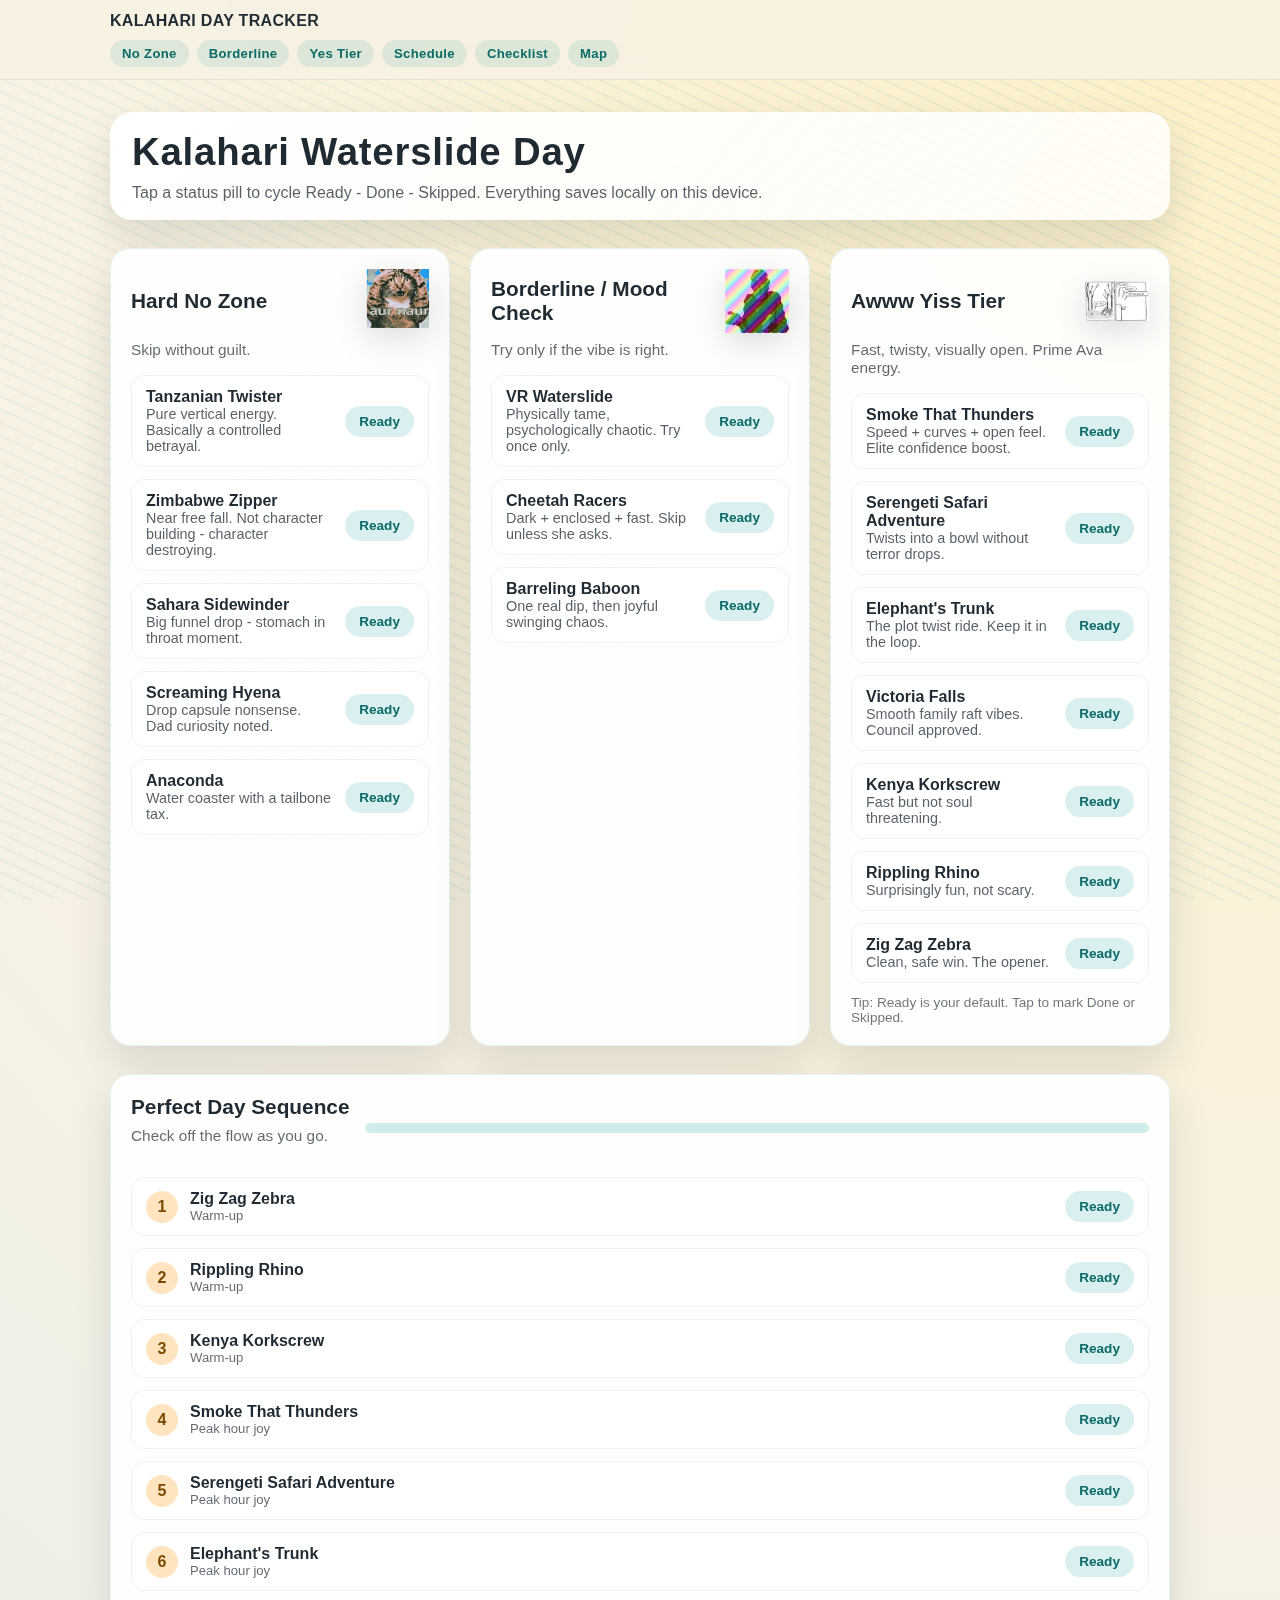
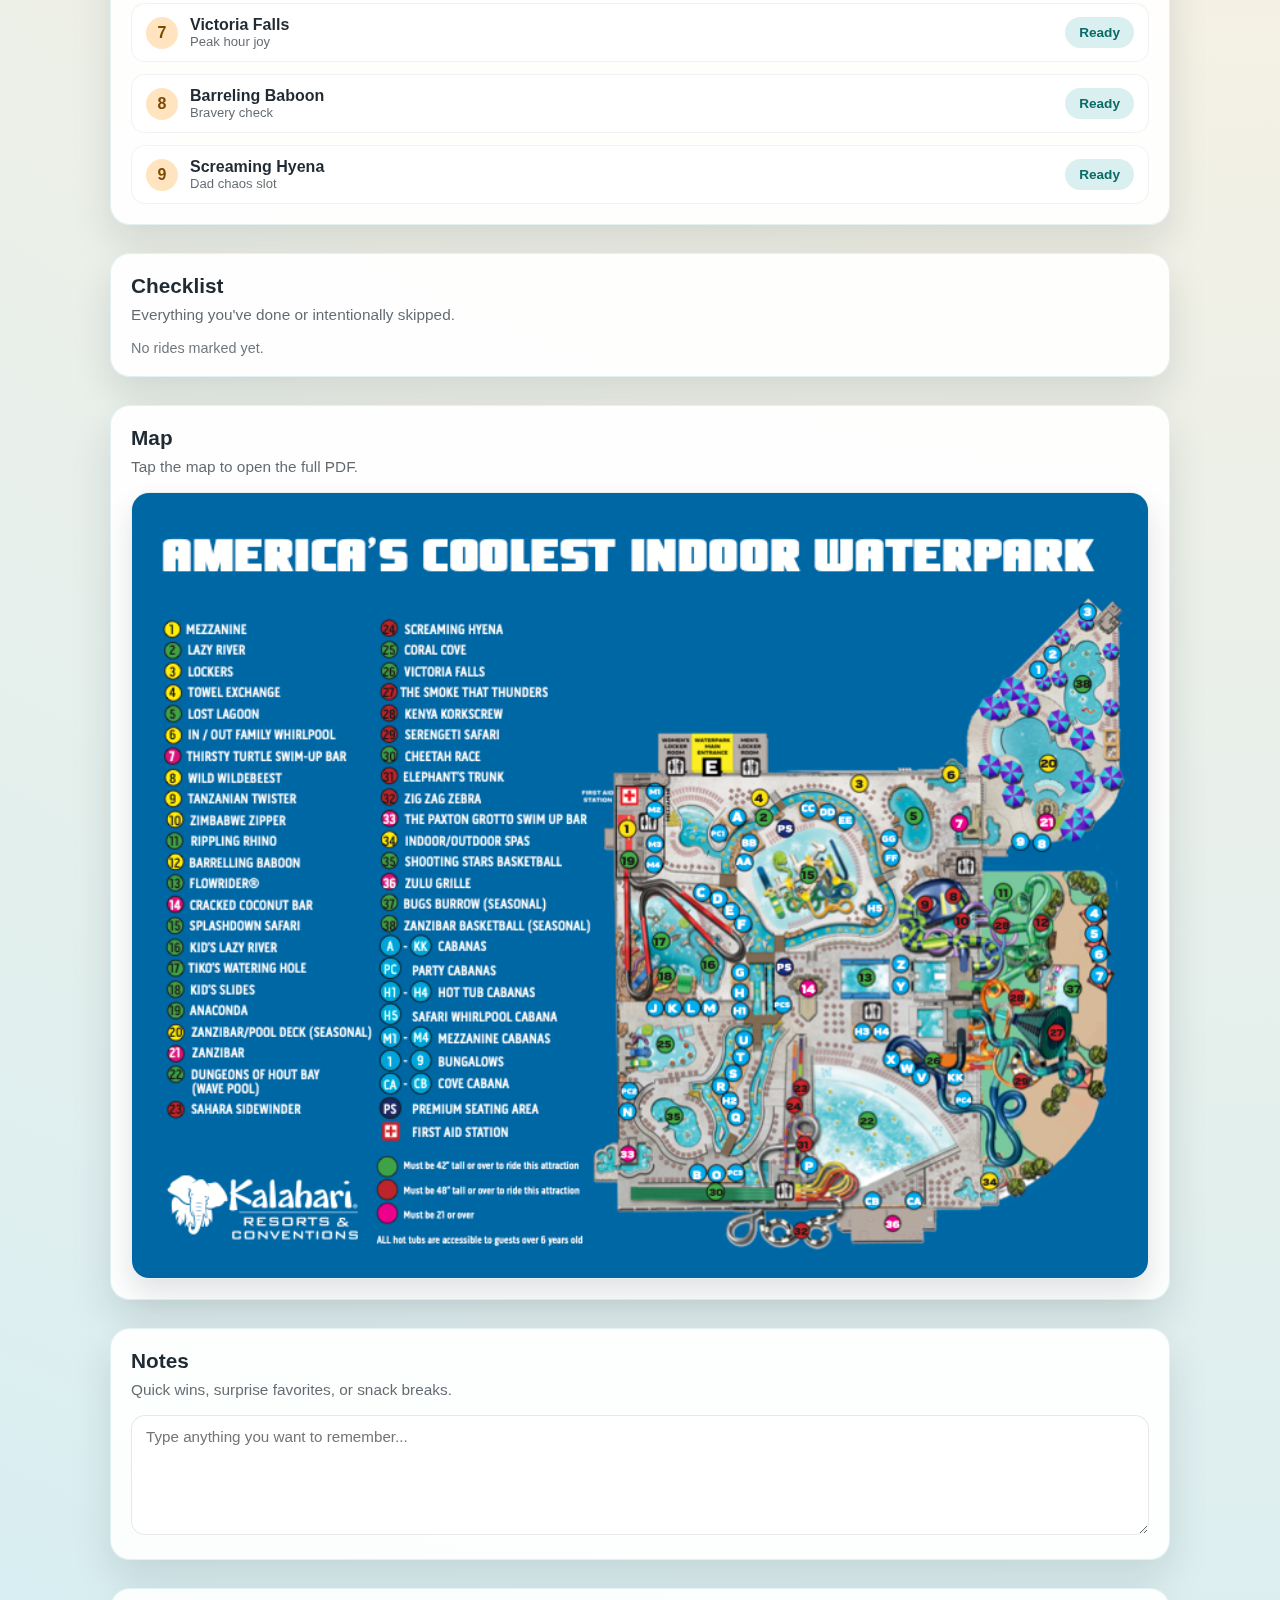
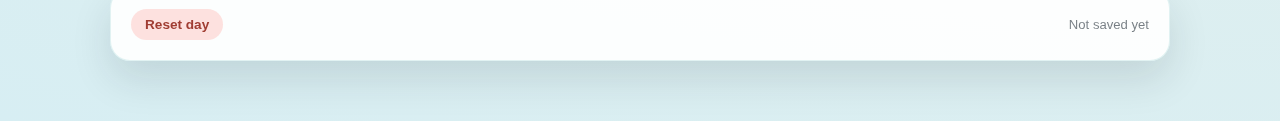
<file: kalahari/index.html>
<!doctype html>
<html lang="en">
  <head>
    <meta charset="utf-8" />
    <meta name="viewport" content="width=device-width, initial-scale=1" />
    <title>Kalahari Waterslide Day Tracker</title>
    <style>
      :root {
        color-scheme: light;
        --sand: #f7f1e3;
        --sun: #ffb347;
        --coral: #ff6f61;
        --ocean: #1a9e9a;
        --lagoon: #0b6b66;
        --sky: #cfe9f2;
        --ink: #1f2a33;
        --card: rgba(255, 255, 255, 0.92);
        --shadow: 0 18px 40px rgba(15, 36, 45, 0.12);
      }

      * {
        box-sizing: border-box;
      }

      body {
        margin: 0;
        min-height: 100vh;
        font-family: "Futura", "Avenir Next", "Trebuchet MS", sans-serif;
        color: var(--ink);
        background: radial-gradient(circle at top right, #fef1c7 0%, #f7f1e3 40%, #d7eef3 100%);
        position: relative;
        overflow-x: hidden;
      }

      body::before {
        content: "";
        position: fixed;
        inset: 0;
        background-image: linear-gradient(120deg, rgba(255, 255, 255, 0.2) 0%, rgba(255, 255, 255, 0) 40%),
          repeating-linear-gradient(25deg, rgba(26, 158, 154, 0.08) 0, rgba(26, 158, 154, 0.08) 2px, transparent 2px, transparent 12px);
        pointer-events: none;
        z-index: -1;
      }

      nav {
        position: sticky;
        top: 0;
        z-index: 5;
        backdrop-filter: blur(12px);
        background: rgba(247, 241, 227, 0.8);
        border-bottom: 1px solid rgba(15, 36, 45, 0.08);
      }

      .nav-inner {
        max-width: 1100px;
        margin: 0 auto;
        padding: 12px 20px;
        display: grid;
        gap: 10px;
        align-items: center;
        font-weight: 700;
        letter-spacing: 0.02em;
      }

      .nav-title {
        font-size: 1rem;
        text-transform: uppercase;
      }

      .nav-links {
        display: flex;
        flex-wrap: wrap;
        gap: 8px;
      }

      .nav-links a {
        text-decoration: none;
        font-size: 0.82rem;
        padding: 6px 12px;
        border-radius: 999px;
        background: rgba(26, 158, 154, 0.12);
        color: var(--lagoon);
      }

      section {
        scroll-margin-top: 120px;
      }

      .card[id] {
        scroll-margin-top: 120px;
      }

      main {
        max-width: 1100px;
        margin: 0 auto;
        padding: 32px 20px 60px;
        display: grid;
        gap: 28px;
      }

      header {
        display: grid;
        gap: 10px;
        padding: 18px 22px;
        border-radius: 22px;
        background: linear-gradient(135deg, rgba(255, 255, 255, 0.95), rgba(255, 255, 255, 0.8));
        box-shadow: var(--shadow);
        animation: rise 600ms ease both;
      }

      header h1 {
        margin: 0;
        font-size: clamp(1.8rem, 3vw, 2.6rem);
        letter-spacing: 0.02em;
      }

      header p {
        margin: 0;
        font-size: 1rem;
        opacity: 0.75;
      }

      .grid {
        display: grid;
        grid-template-columns: repeat(auto-fit, minmax(260px, 1fr));
        gap: 20px;
      }

      .card {
        background: var(--card);
        border-radius: 20px;
        padding: 20px;
        box-shadow: var(--shadow);
        border: 1px solid rgba(26, 158, 154, 0.12);
        animation: rise 650ms ease both;
        animation-delay: var(--delay, 0ms);
      }

      .card h2 {
        margin: 0 0 8px;
        font-size: 1.3rem;
      }

      .card-header {
        display: flex;
        align-items: center;
        justify-content: space-between;
        gap: 12px;
        margin-bottom: 8px;
      }

      .card-header h2 {
        margin: 0;
      }

      .card-hero {
        width: 64px;
        height: 64px;
        object-fit: contain;
        filter: drop-shadow(0 10px 16px rgba(15, 36, 45, 0.15));
      }

      .card p {
        margin: 0 0 16px;
        font-size: 0.96rem;
        opacity: 0.7;
      }

      .ride-list,
      .sequence-list {
        list-style: none;
        padding: 0;
        margin: 0;
        display: grid;
        gap: 12px;
      }

      .ride {
        display: grid;
        grid-template-columns: 1fr auto;
        gap: 14px;
        align-items: center;
        padding: 12px 14px;
        border-radius: 14px;
        background: rgba(255, 255, 255, 0.85);
        border: 1px solid rgba(15, 36, 45, 0.06);
        transition: transform 150ms ease, box-shadow 150ms ease;
      }

      .ride:hover {
        transform: translateY(-2px);
        box-shadow: 0 10px 18px rgba(15, 36, 45, 0.08);
      }

      .ride-name {
        font-weight: 700;
        font-size: 1rem;
      }

      .ride-note {
        font-size: 0.9rem;
        opacity: 0.75;
      }

      .status-toggle,
      .step-toggle,
      .reset-button {
        border: none;
        border-radius: 999px;
        padding: 8px 14px;
        font-size: 0.85rem;
        font-weight: 600;
        cursor: pointer;
        transition: transform 150ms ease, box-shadow 150ms ease, background 150ms ease;
      }

      .status-toggle:focus-visible,
      .step-toggle:focus-visible,
      .reset-button:focus-visible {
        outline: 2px solid var(--lagoon);
        outline-offset: 2px;
      }

      .ride[data-state="ready"] .status-toggle,
      .sequence-step[data-state="ready"] .step-toggle {
        background: rgba(26, 158, 154, 0.16);
        color: var(--lagoon);
      }

      .ride[data-state="done"] .status-toggle,
      .sequence-step[data-state="done"] .step-toggle {
        background: rgba(27, 77, 62, 0.12);
        color: #1b4d3e;
      }

      .ride[data-state="skip"] .status-toggle,
      .sequence-step[data-state="skip"] .step-toggle {
        background: rgba(255, 111, 97, 0.16);
        color: #b3443a;
      }

      .ride[data-state="skip"] {
        opacity: 0.7;
      }

      .status-toggle:hover,
      .step-toggle:hover,
      .reset-button:hover {
        transform: translateY(-1px);
        box-shadow: 0 8px 16px rgba(15, 36, 45, 0.12);
      }

      .status-hint {
        font-size: 0.85rem;
        opacity: 0.65;
        margin-top: 12px;
      }

      .sequence {
        display: grid;
        gap: 16px;
      }

      .sequence-header {
        display: flex;
        align-items: center;
        justify-content: space-between;
        gap: 16px;
      }

      .sequence-progress {
        flex: 1;
        height: 10px;
        border-radius: 999px;
        background: rgba(26, 158, 154, 0.2);
        overflow: hidden;
      }

      .sequence-progress span {
        display: block;
        height: 100%;
        width: 0;
        background: linear-gradient(90deg, var(--ocean), var(--coral));
        transition: width 220ms ease;
      }

      .sequence-step {
        display: grid;
        grid-template-columns: auto 1fr auto;
        gap: 12px;
        align-items: center;
        padding: 12px 14px;
        border-radius: 14px;
        border: 1px solid rgba(15, 36, 45, 0.06);
        background: rgba(255, 255, 255, 0.85);
      }

      .step-index {
        width: 32px;
        height: 32px;
        border-radius: 50%;
        background: rgba(255, 179, 71, 0.35);
        display: grid;
        place-items: center;
        font-weight: 700;
        color: #7a4b00;
      }

      .step-title {
        font-weight: 700;
      }

      .step-tag {
        font-size: 0.82rem;
        opacity: 0.7;
      }

      .notes textarea {
        width: 100%;
        min-height: 120px;
        border-radius: 14px;
        border: 1px solid rgba(15, 36, 45, 0.1);
        padding: 12px 14px;
        font-family: "Trebuchet MS", sans-serif;
        font-size: 0.95rem;
        background: rgba(255, 255, 255, 0.9);
        resize: vertical;
      }

      .footer-actions {
        display: flex;
        flex-wrap: wrap;
        gap: 12px;
        align-items: center;
        justify-content: space-between;
      }

      .checklist-list {
        list-style: none;
        padding: 0;
        margin: 0;
        display: grid;
        gap: 10px;
      }

      .checklist-item {
        display: grid;
        grid-template-columns: auto 1fr auto;
        gap: 12px;
        align-items: center;
        padding: 10px 12px;
        border-radius: 12px;
        background: rgba(255, 255, 255, 0.85);
        border: 1px solid rgba(15, 36, 45, 0.06);
      }

      .checklist-item label {
        font-weight: 600;
      }

      .checklist-empty {
        font-size: 0.9rem;
        opacity: 0.65;
      }

      .checklist-status {
        font-size: 0.75rem;
        text-transform: uppercase;
        letter-spacing: 0.08em;
        padding: 4px 8px;
        border-radius: 999px;
        background: rgba(26, 158, 154, 0.14);
        color: var(--lagoon);
      }

      .checklist-status.skip {
        background: rgba(255, 111, 97, 0.18);
        color: #9b3a31;
      }

      .map-link {
        display: block;
        border-radius: 18px;
        overflow: hidden;
        border: 1px solid rgba(15, 36, 45, 0.08);
        box-shadow: 0 14px 28px rgba(15, 36, 45, 0.12);
        transition: transform 160ms ease, box-shadow 160ms ease;
      }

      .map-link:hover {
        transform: translateY(-2px);
        box-shadow: 0 18px 32px rgba(15, 36, 45, 0.16);
      }

      .map-link img {
        width: 100%;
        display: block;
        object-fit: cover;
      }

      .reset-button {
        background: rgba(255, 111, 97, 0.2);
        color: #a03d33;
      }

      .last-saved {
        font-size: 0.82rem;
        opacity: 0.6;
      }

      @keyframes rise {
        from {
          opacity: 0;
          transform: translateY(14px);
        }
        to {
          opacity: 1;
          transform: translateY(0);
        }
      }

      @media (max-width: 720px) {
        .sequence-header {
          flex-direction: column;
          align-items: flex-start;
        }

        .sequence-progress {
          width: 100%;
        }

        .sequence-step {
          grid-template-columns: auto 1fr;
        }

        .sequence-step .step-toggle {
          grid-column: 1 / -1;
          justify-self: flex-start;
        }

        .checklist-item {
          grid-template-columns: auto 1fr;
        }

        .checklist-item .checklist-status {
          justify-self: flex-start;
        }
      }
    </style>
  </head>
  <body>
    <nav>
      <div class="nav-inner">
        <div class="nav-title">Kalahari Day Tracker</div>
        <div class="nav-links">
          <a href="#no-zone">No Zone</a>
          <a href="#borderline">Borderline</a>
          <a href="#yes-tier">Yes Tier</a>
          <a href="#schedule">Schedule</a>
          <a href="#checklist">Checklist</a>
          <a href="#map">Map</a>
        </div>
      </div>
    </nav>
    <main>
      <header>
        <h1>Kalahari Waterslide Day</h1>
        <p>Tap a status pill to cycle Ready - Done - Skipped. Everything saves locally on this device.</p>
      </header>

      <section class="grid">
        <div class="card" id="no-zone" style="--delay: 80ms">
          <div class="card-header">
            <h2>Hard No Zone</h2>
            <img class="card-hero" src="no.gif" alt="No zone mascot" />
          </div>
          <p>Skip without guilt.</p>
          <ul class="ride-list">
            <li class="ride" data-ride="Tanzanian Twister" data-default="ready">
              <div>
                <div class="ride-name">Tanzanian Twister</div>
                <div class="ride-note">Pure vertical energy. Basically a controlled betrayal.</div>
              </div>
              <button class="status-toggle" type="button" aria-label="Toggle status for Tanzanian Twister"></button>
            </li>
            <li class="ride" data-ride="Zimbabwe Zipper" data-default="ready">
              <div>
                <div class="ride-name">Zimbabwe Zipper</div>
                <div class="ride-note">Near free fall. Not character building - character destroying.</div>
              </div>
              <button class="status-toggle" type="button" aria-label="Toggle status for Zimbabwe Zipper"></button>
            </li>
            <li class="ride" data-ride="Sahara Sidewinder" data-default="ready">
              <div>
                <div class="ride-name">Sahara Sidewinder</div>
                <div class="ride-note">Big funnel drop - stomach in throat moment.</div>
              </div>
              <button class="status-toggle" type="button" aria-label="Toggle status for Sahara Sidewinder"></button>
            </li>
            <li class="ride" data-ride="Screaming Hyena" data-default="ready">
              <div>
                <div class="ride-name">Screaming Hyena</div>
                <div class="ride-note">Drop capsule nonsense. Dad curiosity noted.</div>
              </div>
              <button class="status-toggle" type="button" aria-label="Toggle status for Screaming Hyena"></button>
            </li>
            <li class="ride" data-ride="Anaconda" data-default="ready">
              <div>
                <div class="ride-name">Anaconda</div>
                <div class="ride-note">Water coaster with a tailbone tax.</div>
              </div>
              <button class="status-toggle" type="button" aria-label="Toggle status for Anaconda"></button>
            </li>
          </ul>
        </div>

        <div class="card" id="borderline" style="--delay: 160ms">
          <div class="card-header">
            <h2>Borderline / Mood Check</h2>
            <img class="card-hero" src="maybe.gif" alt="Borderline mood check" />
          </div>
          <p>Try only if the vibe is right.</p>
          <ul class="ride-list">
            <li class="ride" data-ride="VR Waterslide" data-default="ready">
              <div>
                <div class="ride-name">VR Waterslide</div>
                <div class="ride-note">Physically tame, psychologically chaotic. Try once only.</div>
              </div>
              <button class="status-toggle" type="button" aria-label="Toggle status for VR Waterslide"></button>
            </li>
            <li class="ride" data-ride="Cheetah Racers" data-default="ready">
              <div>
                <div class="ride-name">Cheetah Racers</div>
                <div class="ride-note">Dark + enclosed + fast. Skip unless she asks.</div>
              </div>
              <button class="status-toggle" type="button" aria-label="Toggle status for Cheetah Racers"></button>
            </li>
            <li class="ride" data-ride="Barreling Baboon" data-default="ready">
              <div>
                <div class="ride-name">Barreling Baboon</div>
                <div class="ride-note">One real dip, then joyful swinging chaos.</div>
              </div>
              <button class="status-toggle" type="button" aria-label="Toggle status for Barreling Baboon"></button>
            </li>
          </ul>
        </div>

        <div class="card" id="yes-tier" style="--delay: 240ms">
          <div class="card-header">
            <h2>Awww Yiss Tier</h2>
            <img class="card-hero" src="yes.png" alt="Yes tier celebration" />
          </div>
          <p>Fast, twisty, visually open. Prime Ava energy.</p>
          <ul class="ride-list">
            <li class="ride" data-ride="Smoke That Thunders" data-default="ready">
              <div>
                <div class="ride-name">Smoke That Thunders</div>
                <div class="ride-note">Speed + curves + open feel. Elite confidence boost.</div>
              </div>
              <button class="status-toggle" type="button" aria-label="Toggle status for Smoke That Thunders"></button>
            </li>
            <li class="ride" data-ride="Serengeti Safari Adventure" data-default="ready">
              <div>
                <div class="ride-name">Serengeti Safari Adventure</div>
                <div class="ride-note">Twists into a bowl without terror drops.</div>
              </div>
              <button class="status-toggle" type="button" aria-label="Toggle status for Serengeti Safari Adventure"></button>
            </li>
            <li class="ride" data-ride="Elephant's Trunk" data-default="ready">
              <div>
                <div class="ride-name">Elephant's Trunk</div>
                <div class="ride-note">The plot twist ride. Keep it in the loop.</div>
              </div>
              <button class="status-toggle" type="button" aria-label="Toggle status for Elephant's Trunk"></button>
            </li>
            <li class="ride" data-ride="Victoria Falls" data-default="ready">
              <div>
                <div class="ride-name">Victoria Falls</div>
                <div class="ride-note">Smooth family raft vibes. Council approved.</div>
              </div>
              <button class="status-toggle" type="button" aria-label="Toggle status for Victoria Falls"></button>
            </li>
            <li class="ride" data-ride="Kenya Korkscrew" data-default="ready">
              <div>
                <div class="ride-name">Kenya Korkscrew</div>
                <div class="ride-note">Fast but not soul threatening.</div>
              </div>
              <button class="status-toggle" type="button" aria-label="Toggle status for Kenya Korkscrew"></button>
            </li>
            <li class="ride" data-ride="Rippling Rhino" data-default="ready">
              <div>
                <div class="ride-name">Rippling Rhino</div>
                <div class="ride-note">Surprisingly fun, not scary.</div>
              </div>
              <button class="status-toggle" type="button" aria-label="Toggle status for Rippling Rhino"></button>
            </li>
            <li class="ride" data-ride="Zig Zag Zebra" data-default="ready">
              <div>
                <div class="ride-name">Zig Zag Zebra</div>
                <div class="ride-note">Clean, safe win. The opener.</div>
              </div>
              <button class="status-toggle" type="button" aria-label="Toggle status for Zig Zag Zebra"></button>
            </li>
          </ul>
          <div class="status-hint">Tip: Ready is your default. Tap to mark Done or Skipped.</div>
        </div>
      </section>

      <section class="card sequence" id="schedule" style="--delay: 320ms">
        <div class="sequence-header">
          <div>
            <h2>Perfect Day Sequence</h2>
            <p>Check off the flow as you go.</p>
          </div>
          <div class="sequence-progress" aria-hidden="true">
            <span id="sequence-progress-bar"></span>
          </div>
        </div>
        <ul class="sequence-list" id="sequence-list">
          <li class="sequence-step" data-step="Zig Zag Zebra" data-default="ready">
            <div class="step-index">1</div>
            <div>
              <div class="step-title">Zig Zag Zebra</div>
              <div class="step-tag">Warm-up</div>
            </div>
            <button class="step-toggle" type="button" aria-label="Toggle status for Zig Zag Zebra"></button>
          </li>
          <li class="sequence-step" data-step="Rippling Rhino" data-default="ready">
            <div class="step-index">2</div>
            <div>
              <div class="step-title">Rippling Rhino</div>
              <div class="step-tag">Warm-up</div>
            </div>
            <button class="step-toggle" type="button" aria-label="Toggle status for Rippling Rhino"></button>
          </li>
          <li class="sequence-step" data-step="Kenya Korkscrew" data-default="ready">
            <div class="step-index">3</div>
            <div>
              <div class="step-title">Kenya Korkscrew</div>
              <div class="step-tag">Warm-up</div>
            </div>
            <button class="step-toggle" type="button" aria-label="Toggle status for Kenya Korkscrew"></button>
          </li>
          <li class="sequence-step" data-step="Smoke That Thunders" data-default="ready">
            <div class="step-index">4</div>
            <div>
              <div class="step-title">Smoke That Thunders</div>
              <div class="step-tag">Peak hour joy</div>
            </div>
            <button class="step-toggle" type="button" aria-label="Toggle status for Smoke That Thunders"></button>
          </li>
          <li class="sequence-step" data-step="Serengeti Safari Adventure" data-default="ready">
            <div class="step-index">5</div>
            <div>
              <div class="step-title">Serengeti Safari Adventure</div>
              <div class="step-tag">Peak hour joy</div>
            </div>
            <button class="step-toggle" type="button" aria-label="Toggle status for Serengeti Safari Adventure"></button>
          </li>
          <li class="sequence-step" data-step="Elephant's Trunk" data-default="ready">
            <div class="step-index">6</div>
            <div>
              <div class="step-title">Elephant's Trunk</div>
              <div class="step-tag">Peak hour joy</div>
            </div>
            <button class="step-toggle" type="button" aria-label="Toggle status for Elephant's Trunk"></button>
          </li>
          <li class="sequence-step" data-step="Victoria Falls" data-default="ready">
            <div class="step-index">7</div>
            <div>
              <div class="step-title">Victoria Falls</div>
              <div class="step-tag">Peak hour joy</div>
            </div>
            <button class="step-toggle" type="button" aria-label="Toggle status for Victoria Falls"></button>
          </li>
          <li class="sequence-step" data-step="Barreling Baboon" data-default="ready">
            <div class="step-index">8</div>
            <div>
              <div class="step-title">Barreling Baboon</div>
              <div class="step-tag">Bravery check</div>
            </div>
            <button class="step-toggle" type="button" aria-label="Toggle status for Barreling Baboon"></button>
          </li>
          <li class="sequence-step" data-step="Screaming Hyena" data-default="ready">
            <div class="step-index">9</div>
            <div>
              <div class="step-title">Screaming Hyena</div>
              <div class="step-tag">Dad chaos slot</div>
            </div>
            <button class="step-toggle" type="button" aria-label="Toggle status for Screaming Hyena"></button>
          </li>
        </ul>
      </section>

      <section class="card" id="checklist" style="--delay: 360ms">
        <h2>Checklist</h2>
        <p>Everything you've done or intentionally skipped.</p>
        <ul class="checklist-list" id="checklist-list"></ul>
      </section>

      <section class="card" id="map" style="--delay: 380ms">
        <h2>Map</h2>
        <p>Tap the map to open the full PDF.</p>
        <a class="map-link" href="waterpark-map.pdf">
          <img src="waterpark-map.png" alt="Waterpark map preview" />
        </a>
      </section>

      <section class="card notes" style="--delay: 400ms">
        <h2>Notes</h2>
        <p>Quick wins, surprise favorites, or snack breaks.</p>
        <textarea id="notes" placeholder="Type anything you want to remember..."></textarea>
      </section>

      <section class="card" style="--delay: 460ms">
        <div class="footer-actions">
          <button class="reset-button" type="button" id="reset">Reset day</button>
          <div class="last-saved" id="last-saved">Not saved yet</div>
        </div>
      </section>
    </main>

    <script>
      const states = ["ready", "done", "skip"];
      const stateLabels = {
        ready: "Ready",
        done: "Done",
        skip: "Skipped",
      };

      const rideElements = document.querySelectorAll(".ride");
      const stepElements = document.querySelectorAll(".sequence-step");
      const checklistList = document.getElementById("checklist-list");
      const notes = document.getElementById("notes");
      const resetButton = document.getElementById("reset");
      const lastSaved = document.getElementById("last-saved");
      const progressBar = document.getElementById("sequence-progress-bar");

      const storageKey = (prefix, name) => `kalahari-${prefix}-${name}`;

      const getName = (element) => element.dataset.ride || element.dataset.step;
      const getPrefix = (element) => (element.dataset.ride ? "ride" : "step");

      const elementsByName = new Map();
      const orderedNames = [];

      const registerElements = (elements) => {
        elements.forEach((element) => {
          const name = getName(element);
          if (!elementsByName.has(name)) {
            elementsByName.set(name, []);
          }
          elementsByName.get(name).push(element);
        });
      };

      const buildOrder = () => {
        const seen = new Set();
        document.querySelectorAll(".ride, .sequence-step").forEach((element) => {
          const name = getName(element);
          if (!seen.has(name)) {
            orderedNames.push(name);
            seen.add(name);
          }
        });
      };

      const setState = (element, state) => {
        element.dataset.state = state;
        const button = element.querySelector("button");
        if (button) {
          button.textContent = stateLabels[state];
        }
      };

      const resolveSavedState = (name, fallbackState) => {
        const rideSaved = localStorage.getItem(storageKey("ride", name));
        const stepSaved = localStorage.getItem(storageKey("step", name));
        return rideSaved || stepSaved || fallbackState;
      };

      const updateProgress = () => {
        if (!progressBar) return;
        const total = stepElements.length;
        const doneCount = Array.from(stepElements).filter((step) => step.dataset.state === "done").length;
        const percent = total ? Math.round((doneCount / total) * 100) : 0;
        progressBar.style.width = `${percent}%`;
      };

      const updateChecklist = () => {
        if (!checklistList) return;
        checklistList.innerHTML = "";
        let hasItems = false;
        orderedNames.forEach((name) => {
          const elements = elementsByName.get(name);
          if (!elements || !elements.length) return;
          const state = elements[0].dataset.state;
          if (state !== "done" && state !== "skip") return;
          hasItems = true;

          const item = document.createElement("li");
          item.className = "checklist-item";

          const checkbox = document.createElement("input");
          checkbox.type = "checkbox";
          checkbox.checked = state === "done";
          checkbox.id = `check-${name.replace(/[^a-z0-9]+/gi, "-").toLowerCase()}`;
          checkbox.addEventListener("change", () => {
            applyStateForName(name, checkbox.checked ? "done" : "skip");
          });

          const label = document.createElement("label");
          label.setAttribute("for", checkbox.id);
          label.textContent = name;

          const status = document.createElement("span");
          status.className = `checklist-status ${state === "skip" ? "skip" : ""}`.trim();
          status.textContent = state === "done" ? "Done" : "Skipped";

          item.append(checkbox, label, status);
          checklistList.append(item);
        });
        if (!hasItems) {
          const emptyItem = document.createElement("li");
          emptyItem.className = "checklist-empty";
          emptyItem.textContent = "No rides marked yet.";
          checklistList.append(emptyItem);
        }
      };

      const stampSaved = () => {
        const now = new Date();
        const time = now.toLocaleTimeString([], { hour: "2-digit", minute: "2-digit" });
        lastSaved.textContent = `Saved at ${time}`;
      };

      const applyStateForName = (name, state) => {
        const elements = elementsByName.get(name) || [];
        elements.forEach((element) => {
          localStorage.setItem(storageKey(getPrefix(element), name), state);
          setState(element, state);
        });
        updateProgress();
        updateChecklist();
        stampSaved();
      };

      const toggleState = (element) => {
        const current = element.dataset.state;
        const next = states[(states.indexOf(current) + 1) % states.length];
        applyStateForName(getName(element), next);
      };

      registerElements(rideElements);
      registerElements(stepElements);
      buildOrder();

      elementsByName.forEach((elements, name) => {
        const defaultState = elements[0].dataset.default || "ready";
        const resolvedState = resolveSavedState(name, defaultState);
        elements.forEach((element) => setState(element, resolvedState));
      });

      rideElements.forEach((ride) => {
        ride.querySelector(".status-toggle").addEventListener("click", () => {
          toggleState(ride);
        });
      });

      stepElements.forEach((step) => {
        step.querySelector(".step-toggle").addEventListener("click", () => {
          toggleState(step);
        });
      });

      notes.value = localStorage.getItem("kalahari-notes") || "";
      notes.addEventListener("input", () => {
        localStorage.setItem("kalahari-notes", notes.value);
        stampSaved();
      });

      resetButton.addEventListener("click", () => {
        const confirmed = window.confirm("Reset all statuses and notes for today?");
        if (!confirmed) return;
        rideElements.forEach((ride) => {
          localStorage.removeItem(storageKey("ride", ride.dataset.ride));
        });
        stepElements.forEach((step) => {
          localStorage.removeItem(storageKey("step", step.dataset.step));
        });
        elementsByName.forEach((elements) => {
          const defaultState = elements[0].dataset.default || "ready";
          elements.forEach((element) => setState(element, defaultState));
        });
        localStorage.removeItem("kalahari-notes");
        notes.value = "";
        updateProgress();
        updateChecklist();
        lastSaved.textContent = "Reset done";
      });

      updateProgress();
      updateChecklist();
      if (notes.value) {
        stampSaved();
      }
    </script>
  </body>
</html>
</file>
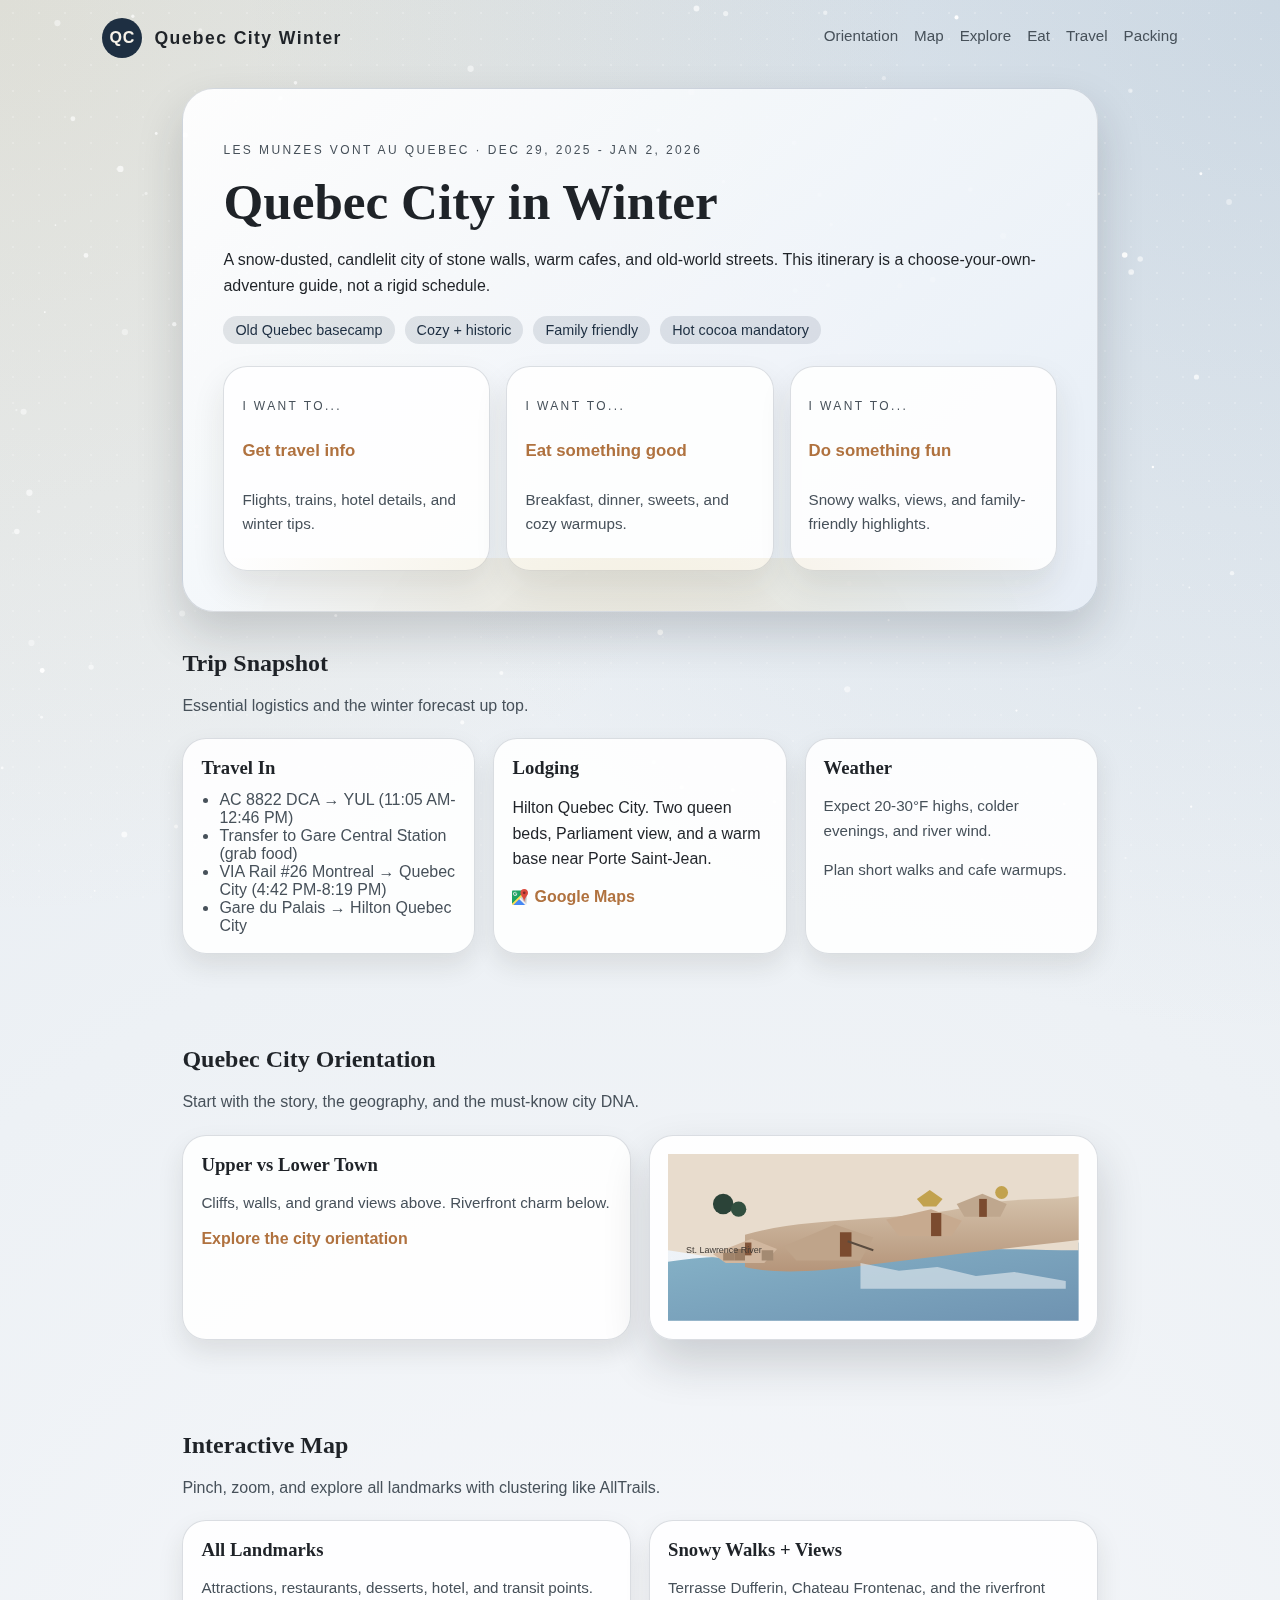
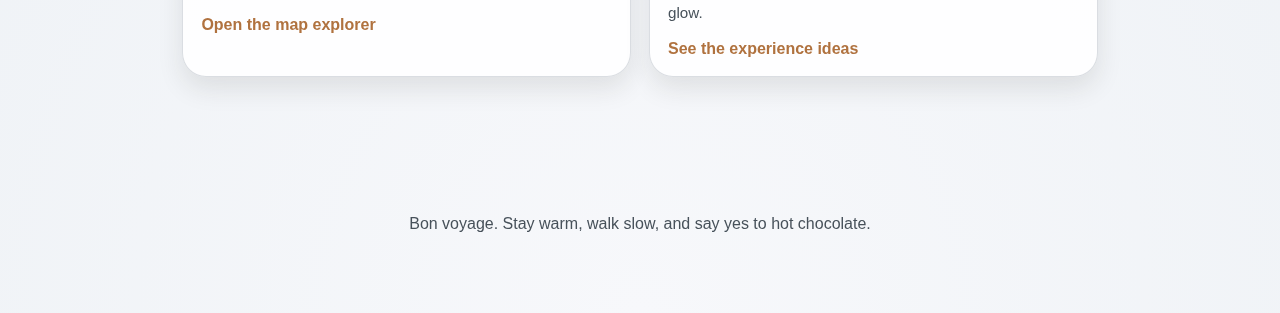
<file: quebec/index.html>
<!doctype html>
<html lang="en">
<head>
  <meta charset="utf-8">
  <meta name="viewport" content="width=device-width, initial-scale=1">
  <title>Quebec City Winter Itinerary</title>
  <link rel="stylesheet" href="styles.css">
  <script src="shared.js" defer></script>
  <script src="snow.js" defer></script>
</head>
<body>
  <canvas id="snow-canvas" aria-hidden="true"></canvas>
  <div id="offline-banner" class="offline-banner" role="status" aria-live="polite" hidden>
    You are offline. The itinerary still works, but external links need internet.
  </div>

  <header class="site-header">
    <div class="nav-shell">
      <a class="brand" href="index.html">
        <span class="brand-mark">QC</span>
        <span class="brand-title">Quebec City Winter</span>
      </a>
      <button class="menu-toggle" type="button" aria-expanded="false" aria-controls="site-nav">Menu</button>
      <nav id="site-nav" class="site-nav">
        <a href="orientation.html">Orientation</a>
        <a href="map.html">Map</a>
        <a href="explore.html">Explore</a>
        <a href="eat.html">Eat</a>
        <a href="travel.html">Travel</a>
        <a href="packing.html">Packing</a>
      </nav>
    </div>
  </header>

  <section class="hero">
    <div class="hero-card">
      <p class="eyebrow">Les Munzes vont au Quebec · Dec 29, 2025 - Jan 2, 2026</p>
      <h1>Quebec City in Winter</h1>
      <p>
        A snow-dusted, candlelit city of stone walls, warm cafes, and old-world streets.
        This itinerary is a choose-your-own-adventure guide, not a rigid schedule.
      </p>
      <div class="hero-meta">
        <div class="pill">Old Quebec basecamp</div>
        <div class="pill">Cozy + historic</div>
        <div class="pill">Family friendly</div>
        <div class="pill">Hot cocoa mandatory</div>
      </div>
      <div class="top-tasks">
        <div class="task-card">
          <p class="eyebrow">I want to...</p>
          <a href="travel.html">Get travel info</a>
          <p class="muted">Flights, trains, hotel details, and winter tips.</p>
        </div>
        <div class="task-card">
          <p class="eyebrow">I want to...</p>
          <a href="eat.html">Eat something good</a>
          <p class="muted">Breakfast, dinner, sweets, and cozy warmups.</p>
        </div>
        <div class="task-card">
          <p class="eyebrow">I want to...</p>
          <a href="explore.html">Do something fun</a>
          <p class="muted">Snowy walks, views, and family-friendly highlights.</p>
        </div>
      </div>
    </div>
  </section>

  <main>
    <section class="section">
      <div class="section-header">
        <h2>Trip Snapshot</h2>
        <p>Essential logistics and the winter forecast up top.</p>
      </div>
      <div class="panel-grid">
        <article class="panel">
          <h3>Travel In</h3>
          <ul>
            <li>AC 8822 DCA → YUL (11:05 AM-12:46 PM)</li>
            <li>Transfer to Gare Central Station (grab food)</li>
            <li>VIA Rail #26 Montreal → Quebec City (4:42 PM-8:19 PM)</li>
            <li>Gare du Palais → Hilton Quebec City</li>
          </ul>
        </article>
        <article class="panel">
          <h3>Lodging</h3>
          <p>
            Hilton Quebec City. Two queen beds, Parliament view, and a warm base near Porte Saint-Jean.
          </p>
          <a data-external="true" data-maps="true" href="https://www.google.com/maps/search/?api=1&query=Hilton+Quebec+City" target="_blank" rel="noopener">Google Maps</a>
        </article>
        <article class="panel">
          <h3>Weather</h3>
          <p class="muted">Expect 20-30°F highs, colder evenings, and river wind.</p>
          <p class="muted">Plan short walks and cafe warmups.</p>
        </article>
      </div>
    </section>

    <section class="section">
      <div class="section-header">
        <h2>Quebec City Orientation</h2>
        <p>Start with the story, the geography, and the must-know city DNA.</p>
      </div>
      <div class="panel-grid">
        <article class="panel">
          <h3>Upper vs Lower Town</h3>
          <p class="muted">Cliffs, walls, and grand views above. Riverfront charm below.</p>
          <a href="orientation.html">Explore the city orientation</a>
        </article>
        <article class="illustration">
          <svg viewBox="0 0 640 260" aria-hidden="true">
            <defs>
              <linearGradient id="sky" x1="0" x2="0" y1="0" y2="1">
                <stop offset="0%" stop-color="#f5f8fb" />
                <stop offset="100%" stop-color="#e9eff5" />
              </linearGradient>
              <linearGradient id="river" x1="0" x2="1" y1="0" y2="1">
                <stop offset="0%" stop-color="#86b3c8" />
                <stop offset="100%" stop-color="#6f93b1" />
              </linearGradient>
              <linearGradient id="cliff" x1="0" x2="0" y1="0" y2="1">
                <stop offset="0%" stop-color="#d4c1aa" />
                <stop offset="100%" stop-color="#b5957a" />
              </linearGradient>
              <pattern id="snow-dust" width="26" height="26" patternUnits="userSpaceOnUse">
                <circle cx="6" cy="6" r="1.2" fill="rgba(255,255,255,0.6)" />
                <circle cx="18" cy="12" r="1" fill="rgba(255,255,255,0.5)" />
              </pattern>
            </defs>
            <rect width="640" height="260" fill="url(#sky)" />
            <rect width="640" height="260" fill="url(#snow-dust)" opacity="0.5" />
            <path d="M0,168 C120,150 210,165 320,148 C430,130 520,155 640,138 L640,260 L0,260 Z" fill="url(#river)" />
            <path d="M0,0 H640 V150 C520,150 430,140 320,160 C210,180 120,170 0,150 Z" fill="#e8dccd" />
            <path d="M120,126 C220,96 360,108 480,80 C540,66 600,74 640,66 L640,134 C520,148 430,158 320,172 C210,188 150,184 120,176 Z" fill="url(#cliff)" />
            <path d="M180,144 L260,110 L320,130 L300,166 L200,166 Z" fill="#bfa48a" />
            <rect x="268" y="122" width="18" height="38" fill="#7b4b2f" />
            <path d="M340,102 L410,86 L458,104 L442,128 L360,128 Z" fill="#c7aa8f" />
            <rect x="410" y="92" width="16" height="36" fill="#7b4b2f" />
            <path d="M388,70 L408,56 L428,70 L418,82 L398,82 Z" fill="#c2a24e" />
            <path d="M450,78 L490,62 L528,78 L518,98 L462,98 Z" fill="#bfa78e" />
            <rect x="485" y="70" width="12" height="28" fill="#7b4b2f" />
            <path d="M70,156 L130,132 L170,148 L150,170 L90,170 Z" fill="#d1b79f" />
            <rect x="120" y="138" width="10" height="20" fill="#82563b" />
            <rect x="86" y="154" width="18" height="12" fill="#a0846b" />
            <rect x="104" y="148" width="16" height="18" fill="#9b7d63" />
            <rect x="146" y="150" width="18" height="16" fill="#a38a72" />
            <path d="M300,170 L360,182 L420,176 L480,190 L540,184 L620,198 L620,210 L300,210 Z" fill="#d8e2ea" opacity="0.7" />
            <path d="M280,136 L320,150" stroke="#5a4b3f" stroke-width="3" />
            <circle cx="86" cy="78" r="16" fill="#2b4338" />
            <circle cx="110" cy="86" r="12" fill="#314f3f" />
            <circle cx="520" cy="60" r="10" fill="#c2a24e" />
            <text x="28" y="154" fill="#3f3a35" font-size="14">St. Lawrence River</text>
          </svg>
        </article>
      </div>
    </section>

    <section class="section">
      <div class="section-header">
        <h2>Interactive Map</h2>
        <p>Pinch, zoom, and explore all landmarks with clustering like AllTrails.</p>
      </div>
      <div class="panel-grid">
        <article class="panel">
          <h3>All Landmarks</h3>
          <p class="muted">Attractions, restaurants, desserts, hotel, and transit points.</p>
          <a href="map.html">Open the map explorer</a>
        </article>
        <article class="panel">
          <h3>Snowy Walks + Views</h3>
          <p class="muted">Terrasse Dufferin, Chateau Frontenac, and the riverfront glow.</p>
          <a href="explore.html">See the experience ideas</a>
        </article>
      </div>
    </section>
  </main>

  <footer class="footer">
    <p>Bon voyage. Stay warm, walk slow, and say yes to hot chocolate.</p>
  </footer>

  <div id="toast" class="toast" role="status" aria-live="polite" hidden>
    You are offline. Connect to open external links.
  </div>
</body>
</html>
</file>
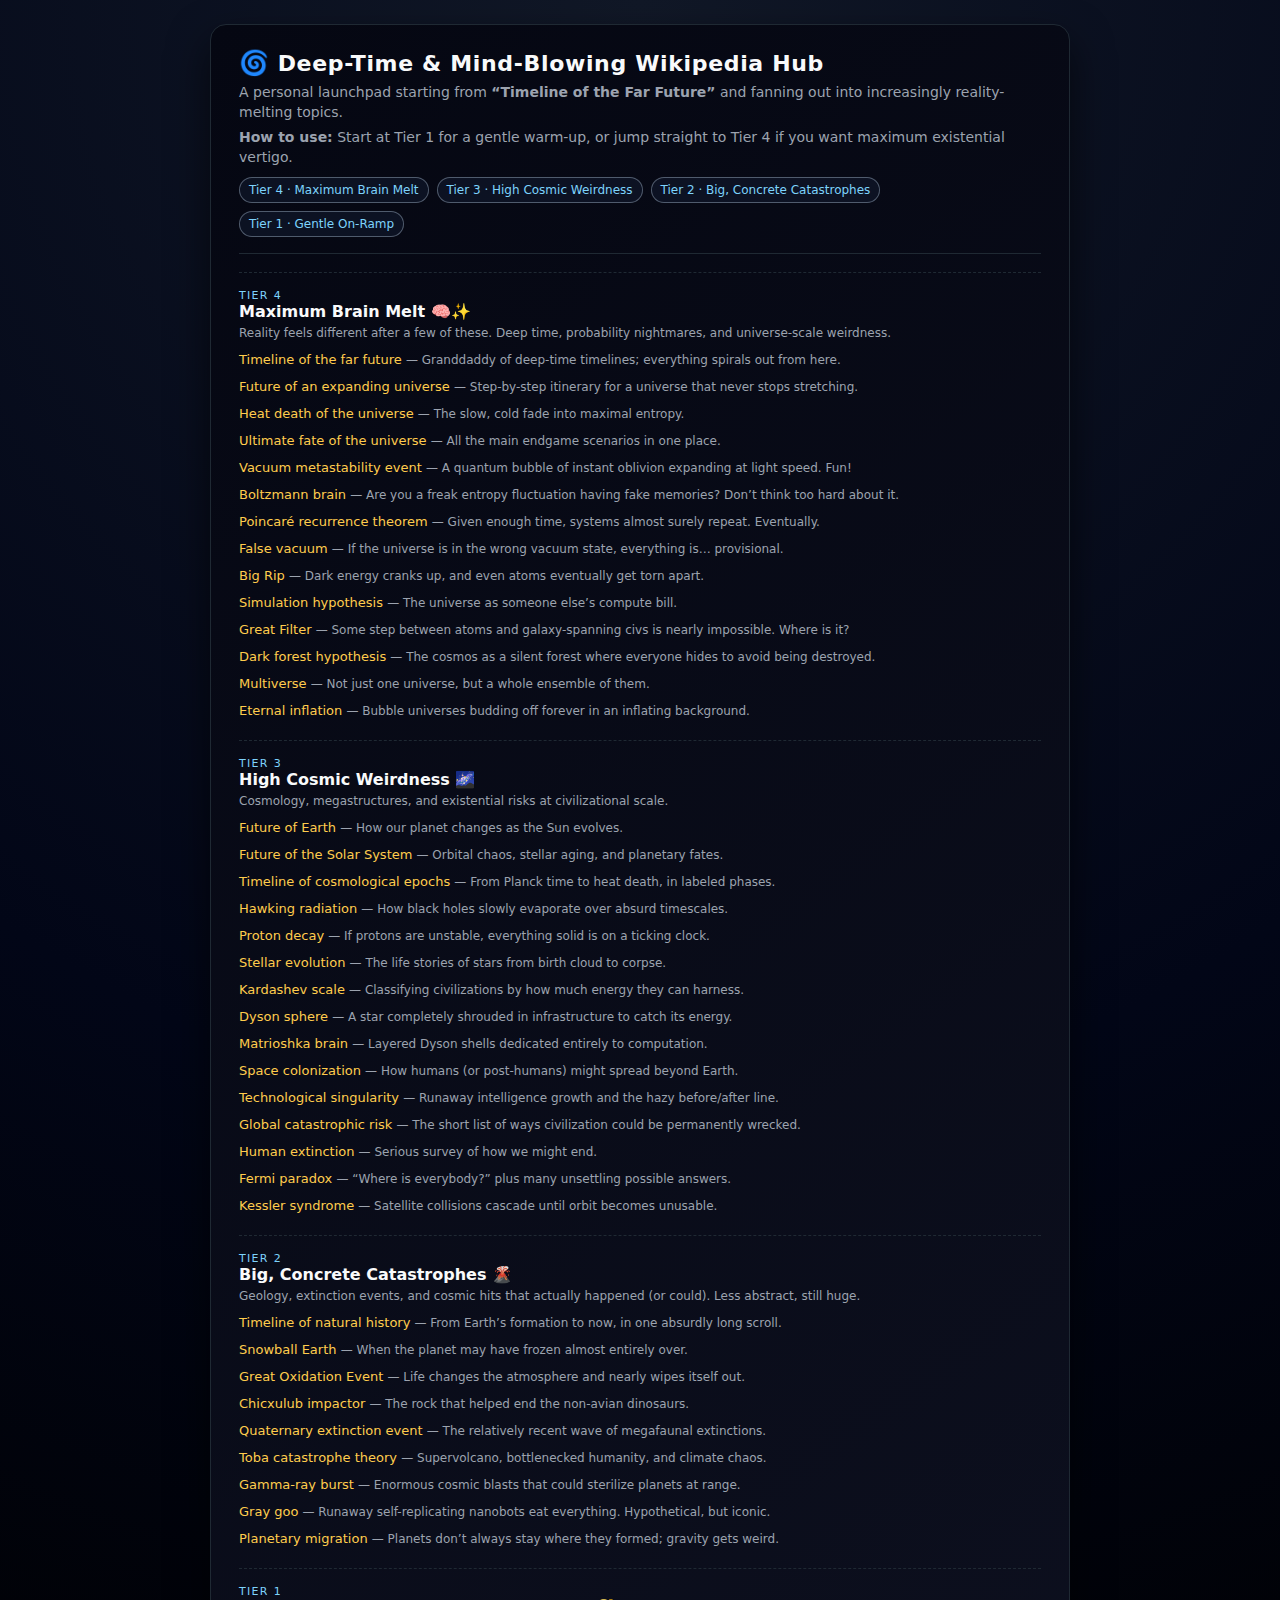
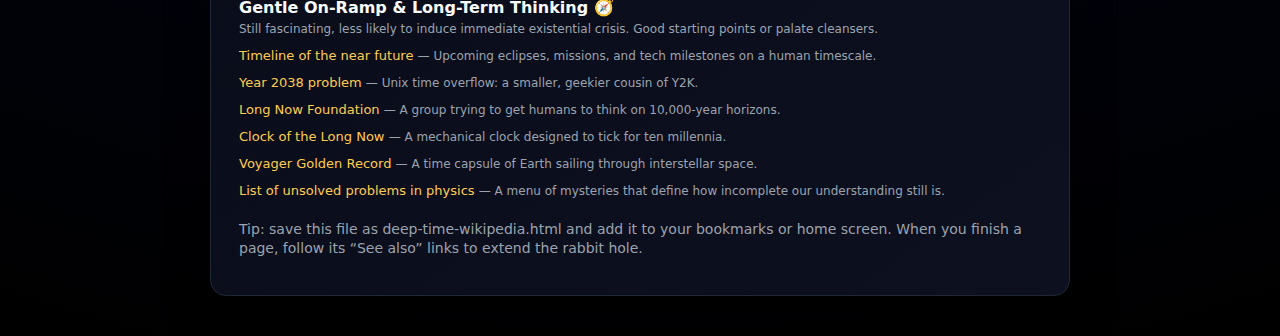
<file: wiki/index.html>
<!doctype html>
<html lang="en">
<head>
  <meta charset="utf-8" />
  <title>Deep-Time & Mind-Blowing Wikipedia Reading List</title>
  <meta name="viewport" content="width=device-width,initial-scale=1" />
  <style>
    :root {
      --bg: #050712;
      --bg-alt: #0d101f;
      --accent: #ffcc4d;
      --accent-soft: #7dd3fc;
      --text: #f9fafb;
      --muted: #9ca3af;
      --border: #1f2933;
    }
    * {
      box-sizing: border-box;
      font-family: system-ui, -apple-system, BlinkMacSystemFont, "Segoe UI", sans-serif;
    }
    body {
      margin: 0;
      background: radial-gradient(circle at top, #111827 0, #020617 55%, #000 100%);
      color: var(--text);
      padding: 24px 14px 40px;
    }
    .wrap {
      max-width: 860px;
      margin: 0 auto;
      background: linear-gradient(145deg, var(--bg), var(--bg-alt));
      border-radius: 16px;
      border: 1px solid var(--border);
      box-shadow: 0 18px 40px rgba(0,0,0,0.6);
      padding: 20px 18px 26px;
    }
    header {
      border-bottom: 1px solid var(--border);
      padding-bottom: 12px;
      margin-bottom: 16px;
    }
    h1 {
      font-size: 22px;
      margin: 0 0 6px;
      letter-spacing: 0.03em;
      display: flex;
      align-items: center;
      gap: 8px;
    }
    h1 span.emoji {
      font-size: 24px;
    }
    p {
      margin: 6px 0;
      line-height: 1.4;
      font-size: 14px;
      color: var(--muted);
    }
    .tier-nav {
      display: flex;
      flex-wrap: wrap;
      gap: 8px;
      margin: 10px 0 4px;
    }
    .tier-nav a {
      font-size: 12px;
      text-decoration: none;
      color: var(--accent-soft);
      padding: 5px 9px;
      border-radius: 999px;
      border: 1px solid rgba(148,163,184,0.5);
      background: rgba(15,23,42,0.7);
    }
    .tier-nav a:hover {
      border-color: var(--accent);
      color: var(--accent);
      background: rgba(15,23,42,1);
    }
    section {
      margin-top: 18px;
      padding-top: 16px;
      border-top: 1px dashed var(--border);
    }
    h2 {
      margin: 0 0 4px;
      font-size: 16px;
      display: flex;
      align-items: baseline;
      gap: 6px;
    }
    .tier-label {
      font-size: 11px;
      text-transform: uppercase;
      letter-spacing: 0.12em;
      color: var(--accent-soft);
    }
    .tier-note {
      font-size: 12px;
      color: var(--muted);
      margin: 0 0 6px;
    }
    ul.article-list {
      list-style: none;
      padding-left: 0;
      margin: 4px 0 0;
    }
    ul.article-list li {
      font-size: 13px;
      margin: 4px 0;
      padding: 4px 0;
    }
    ul.article-list a {
      color: var(--accent);
      text-decoration: none;
    }
    ul.article-list a:hover {
      text-decoration: underline;
    }
    .tagline {
      color: var(--muted);
      font-size: 12px;
    }
    .tagline::before {
      content: "— ";
    }
    .meta {
      margin-top: 18px;
      font-size: 11px;
      color: var(--muted);
    }
    @media (min-width: 700px) {
      .wrap {
        padding: 24px 28px 30px;
      }
    }
  </style>
</head>
<body>
  <div class="wrap">
    <header>
      <h1><span class="emoji">🌀</span><span>Deep-Time & Mind-Blowing Wikipedia Hub</span></h1>
      <p>A personal launchpad starting from <strong>“Timeline of the Far Future”</strong> and fanning out into increasingly reality-melting topics.</p>
      <p><strong>How to use:</strong> Start at Tier 1 for a gentle warm-up, or jump straight to Tier 4 if you want maximum existential vertigo.</p>
      <div class="tier-nav">
        <a href="#tier4">Tier 4 · Maximum Brain Melt</a>
        <a href="#tier3">Tier 3 · High Cosmic Weirdness</a>
        <a href="#tier2">Tier 2 · Big, Concrete Catastrophes</a>
        <a href="#tier1">Tier 1 · Gentle On-Ramp</a>
      </div>
    </header>

    <!-- TIER 4 -->
    <section id="tier4">
      <div class="tier-label">Tier 4</div>
      <h2>Maximum Brain Melt 🧠✨</h2>
      <p class="tier-note">Reality feels different after a few of these. Deep time, probability nightmares, and universe-scale weirdness.</p>
      <ul class="article-list">
        <li>
          <a href="https://en.wikipedia.org/wiki/Timeline_of_the_far_future" target="_blank" rel="noopener">
            Timeline of the far future
          </a>
          <span class="tagline">Granddaddy of deep-time timelines; everything spirals out from here.</span>
        </li>
        <li>
          <a href="https://en.wikipedia.org/wiki/Future_of_an_expanding_universe" target="_blank" rel="noopener">
            Future of an expanding universe
          </a>
          <span class="tagline">Step-by-step itinerary for a universe that never stops stretching.</span>
        </li>
        <li>
          <a href="https://en.wikipedia.org/wiki/Heat_death_of_the_universe" target="_blank" rel="noopener">
            Heat death of the universe
          </a>
          <span class="tagline">The slow, cold fade into maximal entropy.</span>
        </li>
        <li>
          <a href="https://en.wikipedia.org/wiki/Ultimate_fate_of_the_universe" target="_blank" rel="noopener">
            Ultimate fate of the universe
          </a>
          <span class="tagline">All the main endgame scenarios in one place.</span>
        </li>
        <li>
          <a href="https://en.wikipedia.org/wiki/Vacuum_metastability_event" target="_blank" rel="noopener">
            Vacuum metastability event
          </a>
          <span class="tagline">A quantum bubble of instant oblivion expanding at light speed. Fun!</span>
        </li>
        <li>
          <a href="https://en.wikipedia.org/wiki/Boltzmann_brain" target="_blank" rel="noopener">
            Boltzmann brain
          </a>
          <span class="tagline">Are you a freak entropy fluctuation having fake memories? Don’t think too hard about it.</span>
        </li>
        <li>
          <a href="https://en.wikipedia.org/wiki/Poincar%C3%A9_recurrence_theorem" target="_blank" rel="noopener">
            Poincaré recurrence theorem
          </a>
          <span class="tagline">Given enough time, systems almost surely repeat. Eventually.</span>
        </li>
        <li>
          <a href="https://en.wikipedia.org/wiki/False_vacuum" target="_blank" rel="noopener">
            False vacuum
          </a>
          <span class="tagline">If the universe is in the wrong vacuum state, everything is… provisional.</span>
        </li>
        <li>
          <a href="https://en.wikipedia.org/wiki/Big_Rip" target="_blank" rel="noopener">
            Big Rip
          </a>
          <span class="tagline">Dark energy cranks up, and even atoms eventually get torn apart.</span>
        </li>
        <li>
          <a href="https://en.wikipedia.org/wiki/Simulation_hypothesis" target="_blank" rel="noopener">
            Simulation hypothesis
          </a>
          <span class="tagline">The universe as someone else’s compute bill.</span>
        </li>
        <li>
          <a href="https://en.wikipedia.org/wiki/Great_Filter" target="_blank" rel="noopener">
            Great Filter
          </a>
          <span class="tagline">Some step between atoms and galaxy-spanning civs is nearly impossible. Where is it?</span>
        </li>
        <li>
          <a href="https://en.wikipedia.org/wiki/Dark_forest_hypothesis" target="_blank" rel="noopener">
            Dark forest hypothesis
          </a>
          <span class="tagline">The cosmos as a silent forest where everyone hides to avoid being destroyed.</span>
        </li>
        <li>
          <a href="https://en.wikipedia.org/wiki/Multiverse" target="_blank" rel="noopener">
            Multiverse
          </a>
          <span class="tagline">Not just one universe, but a whole ensemble of them.</span>
        </li>
        <li>
          <a href="https://en.wikipedia.org/wiki/Eternal_inflation" target="_blank" rel="noopener">
            Eternal inflation
          </a>
          <span class="tagline">Bubble universes budding off forever in an inflating background.</span>
        </li>
      </ul>
    </section>

    <!-- TIER 3 -->
    <section id="tier3">
      <div class="tier-label">Tier 3</div>
      <h2>High Cosmic Weirdness 🌌</h2>
      <p class="tier-note">Cosmology, megastructures, and existential risks at civilizational scale.</p>
      <ul class="article-list">
        <li>
          <a href="https://en.wikipedia.org/wiki/Future_of_Earth" target="_blank" rel="noopener">
            Future of Earth
          </a>
          <span class="tagline">How our planet changes as the Sun evolves.</span>
        </li>
        <li>
          <a href="https://en.wikipedia.org/wiki/Future_of_the_Solar_System" target="_blank" rel="noopener">
            Future of the Solar System
          </a>
          <span class="tagline">Orbital chaos, stellar aging, and planetary fates.</span>
        </li>
        <li>
          <a href="https://en.wikipedia.org/wiki/Timeline_of_cosmological_epochs" target="_blank" rel="noopener">
            Timeline of cosmological epochs
          </a>
          <span class="tagline">From Planck time to heat death, in labeled phases.</span>
        </li>
        <li>
          <a href="https://en.wikipedia.org/wiki/Hawking_radiation" target="_blank" rel="noopener">
            Hawking radiation
          </a>
          <span class="tagline">How black holes slowly evaporate over absurd timescales.</span>
        </li>
        <li>
          <a href="https://en.wikipedia.org/wiki/Proton_decay" target="_blank" rel="noopener">
            Proton decay
          </a>
          <span class="tagline">If protons are unstable, everything solid is on a ticking clock.</span>
        </li>
        <li>
          <a href="https://en.wikipedia.org/wiki/Stellar_evolution" target="_blank" rel="noopener">
            Stellar evolution
          </a>
          <span class="tagline">The life stories of stars from birth cloud to corpse.</span>
        </li>
        <li>
          <a href="https://en.wikipedia.org/wiki/Kardashev_scale" target="_blank" rel="noopener">
            Kardashev scale
          </a>
          <span class="tagline">Classifying civilizations by how much energy they can harness.</span>
        </li>
        <li>
          <a href="https://en.wikipedia.org/wiki/Dyson_sphere" target="_blank" rel="noopener">
            Dyson sphere
          </a>
          <span class="tagline">A star completely shrouded in infrastructure to catch its energy.</span>
        </li>
        <li>
          <a href="https://en.wikipedia.org/wiki/Matrioshka_brain" target="_blank" rel="noopener">
            Matrioshka brain
          </a>
          <span class="tagline">Layered Dyson shells dedicated entirely to computation.</span>
        </li>
        <li>
          <a href="https://en.wikipedia.org/wiki/Space_colonization" target="_blank" rel="noopener">
            Space colonization
          </a>
          <span class="tagline">How humans (or post-humans) might spread beyond Earth.</span>
        </li>
        <li>
          <a href="https://en.wikipedia.org/wiki/Technological_singularity" target="_blank" rel="noopener">
            Technological singularity
          </a>
          <span class="tagline">Runaway intelligence growth and the hazy before/after line.</span>
        </li>
        <li>
          <a href="https://en.wikipedia.org/wiki/Global_catastrophic_risk" target="_blank" rel="noopener">
            Global catastrophic risk
          </a>
          <span class="tagline">The short list of ways civilization could be permanently wrecked.</span>
        </li>
        <li>
          <a href="https://en.wikipedia.org/wiki/Human_extinction" target="_blank" rel="noopener">
            Human extinction
          </a>
          <span class="tagline">Serious survey of how we might end.</span>
        </li>
        <li>
          <a href="https://en.wikipedia.org/wiki/Fermi_paradox" target="_blank" rel="noopener">
            Fermi paradox
          </a>
          <span class="tagline">“Where is everybody?” plus many unsettling possible answers.</span>
        </li>
        <li>
          <a href="https://en.wikipedia.org/wiki/Kessler_syndrome" target="_blank" rel="noopener">
            Kessler syndrome
          </a>
          <span class="tagline">Satellite collisions cascade until orbit becomes unusable.</span>
        </li>
      </ul>
    </section>

    <!-- TIER 2 -->
    <section id="tier2">
      <div class="tier-label">Tier 2</div>
      <h2>Big, Concrete Catastrophes 🌋</h2>
      <p class="tier-note">Geology, extinction events, and cosmic hits that actually happened (or could). Less abstract, still huge.</p>
      <ul class="article-list">
        <li>
          <a href="https://en.wikipedia.org/wiki/Timeline_of_natural_history" target="_blank" rel="noopener">
            Timeline of natural history
          </a>
          <span class="tagline">From Earth’s formation to now, in one absurdly long scroll.</span>
        </li>
        <li>
          <a href="https://en.wikipedia.org/wiki/Snowball_Earth" target="_blank" rel="noopener">
            Snowball Earth
          </a>
          <span class="tagline">When the planet may have frozen almost entirely over.</span>
        </li>
        <li>
          <a href="https://en.wikipedia.org/wiki/Great_Oxidation_Event" target="_blank" rel="noopener">
            Great Oxidation Event
          </a>
          <span class="tagline">Life changes the atmosphere and nearly wipes itself out.</span>
        </li>
        <li>
          <a href="https://en.wikipedia.org/wiki/Chicxulub_impactor" target="_blank" rel="noopener">
            Chicxulub impactor
          </a>
          <span class="tagline">The rock that helped end the non-avian dinosaurs.</span>
        </li>
        <li>
          <a href="https://en.wikipedia.org/wiki/Quaternary_extinction_event" target="_blank" rel="noopener">
            Quaternary extinction event
          </a>
          <span class="tagline">The relatively recent wave of megafaunal extinctions.</span>
        </li>
        <li>
          <a href="https://en.wikipedia.org/wiki/Toba_catastrophe_theory" target="_blank" rel="noopener">
            Toba catastrophe theory
          </a>
          <span class="tagline">Supervolcano, bottlenecked humanity, and climate chaos.</span>
        </li>
        <li>
          <a href="https://en.wikipedia.org/wiki/Gamma-ray_burst" target="_blank" rel="noopener">
            Gamma-ray burst
          </a>
          <span class="tagline">Enormous cosmic blasts that could sterilize planets at range.</span>
        </li>
        <li>
          <a href="https://en.wikipedia.org/wiki/Gray_goo" target="_blank" rel="noopener">
            Gray goo
          </a>
          <span class="tagline">Runaway self-replicating nanobots eat everything. Hypothetical, but iconic.</span>
        </li>
        <li>
          <a href="https://en.wikipedia.org/wiki/Planetary_migration" target="_blank" rel="noopener">
            Planetary migration
          </a>
          <span class="tagline">Planets don’t always stay where they formed; gravity gets weird.</span>
        </li>
      </ul>
    </section>

    <!-- TIER 1 -->
    <section id="tier1">
      <div class="tier-label">Tier 1</div>
      <h2>Gentle On-Ramp & Long-Term Thinking 🧭</h2>
      <p class="tier-note">Still fascinating, less likely to induce immediate existential crisis. Good starting points or palate cleansers.</p>
      <ul class="article-list">
        <li>
          <a href="https://en.wikipedia.org/wiki/Timeline_of_the_near_future" target="_blank" rel="noopener">
            Timeline of the near future
          </a>
          <span class="tagline">Upcoming eclipses, missions, and tech milestones on a human timescale.</span>
        </li>
        <li>
          <a href="https://en.wikipedia.org/wiki/Year_2038_problem" target="_blank" rel="noopener">
            Year 2038 problem
          </a>
          <span class="tagline">Unix time overflow: a smaller, geekier cousin of Y2K.</span>
        </li>
        <li>
          <a href="https://en.wikipedia.org/wiki/Long_Now_Foundation" target="_blank" rel="noopener">
            Long Now Foundation
          </a>
          <span class="tagline">A group trying to get humans to think on 10,000-year horizons.</span>
        </li>
        <li>
          <a href="https://en.wikipedia.org/wiki/Clock_of_the_Long_Now" target="_blank" rel="noopener">
            Clock of the Long Now
          </a>
          <span class="tagline">A mechanical clock designed to tick for ten millennia.</span>
        </li>
        <li>
          <a href="https://en.wikipedia.org/wiki/Voyager_Golden_Record" target="_blank" rel="noopener">
            Voyager Golden Record
          </a>
          <span class="tagline">A time capsule of Earth sailing through interstellar space.</span>
        </li>
        <li>
          <a href="https://en.wikipedia.org/wiki/List_of_unsolved_problems_in_physics" target="_blank" rel="noopener">
            List of unsolved problems in physics
          </a>
          <span class="tagline">A menu of mysteries that define how incomplete our understanding still is.</span>
        </li>
      </ul>
    </section>

    <div class="meta">
      <p>Tip: save this file as <code>deep-time-wikipedia.html</code> and add it to your bookmarks or home screen. When you finish a page, follow its “See also” links to extend the rabbit hole.</p>
    </div>
  </div>
</body>
</html>
</file>
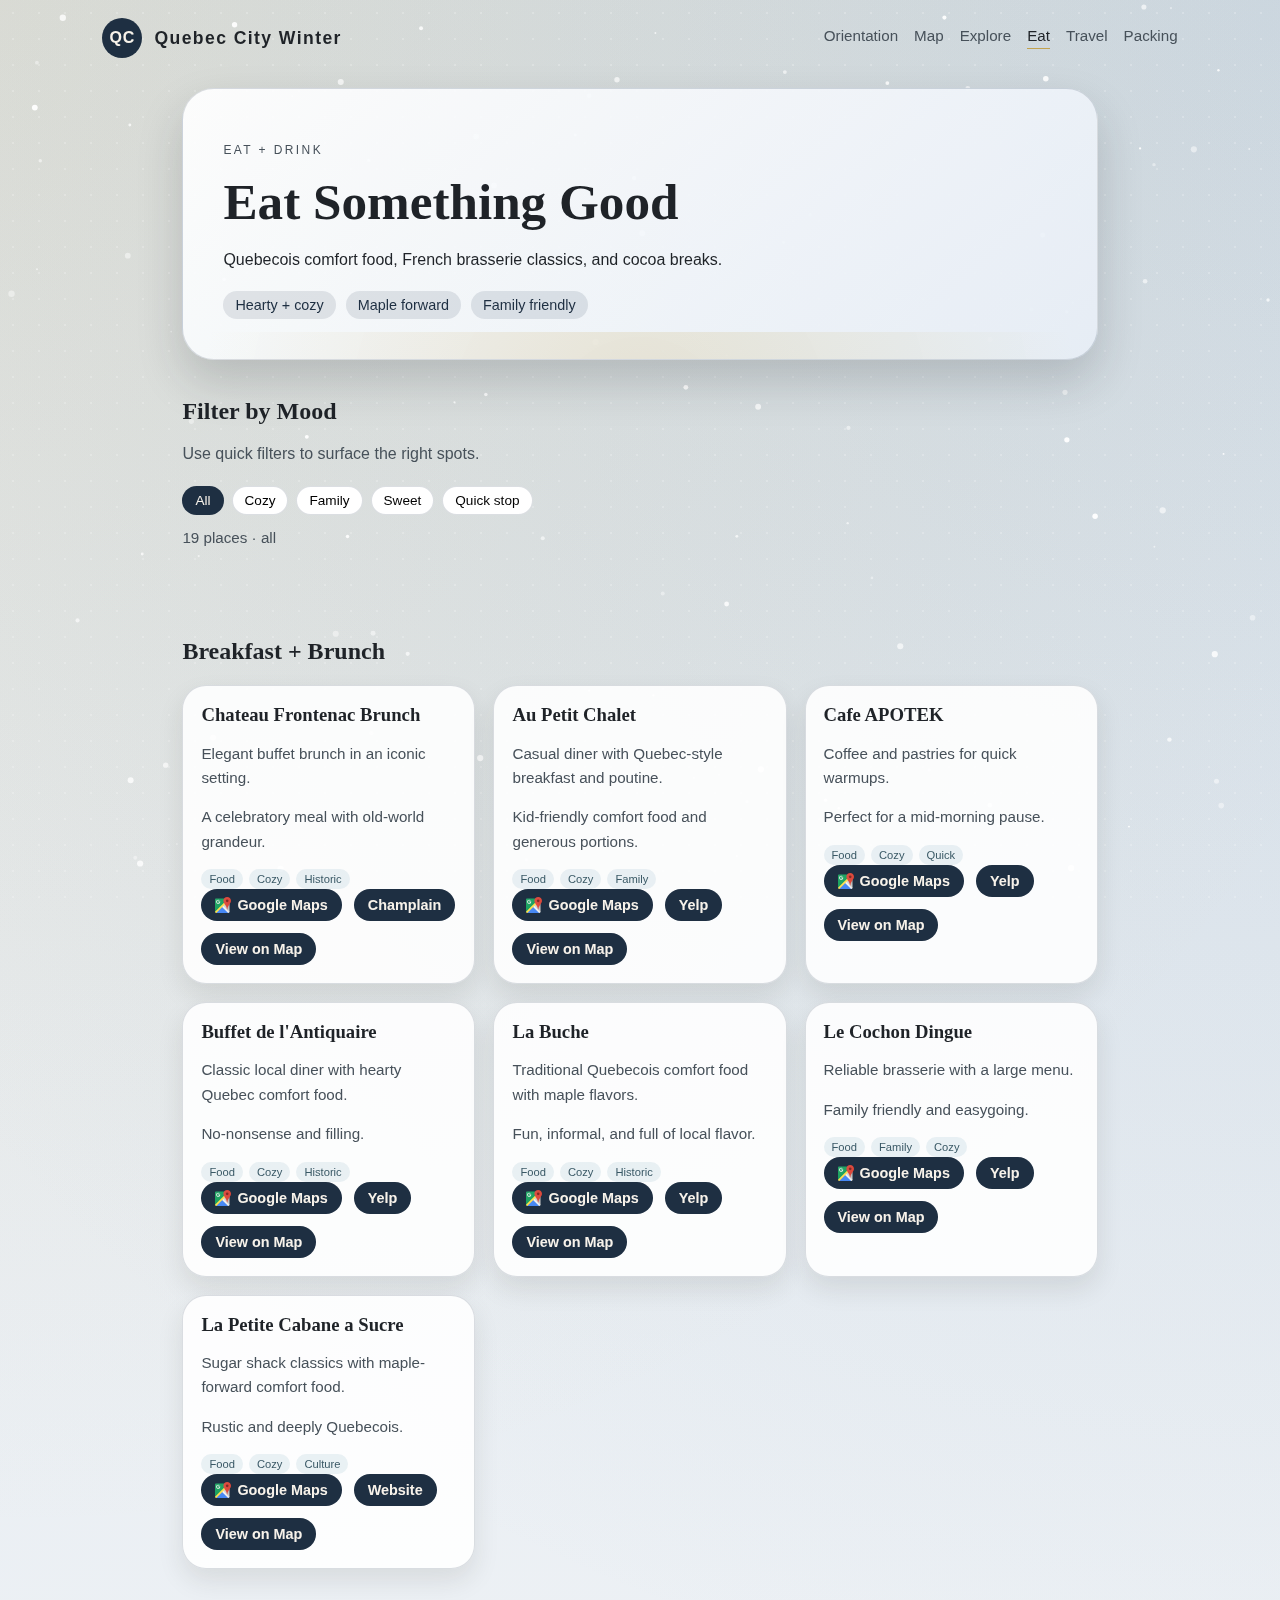
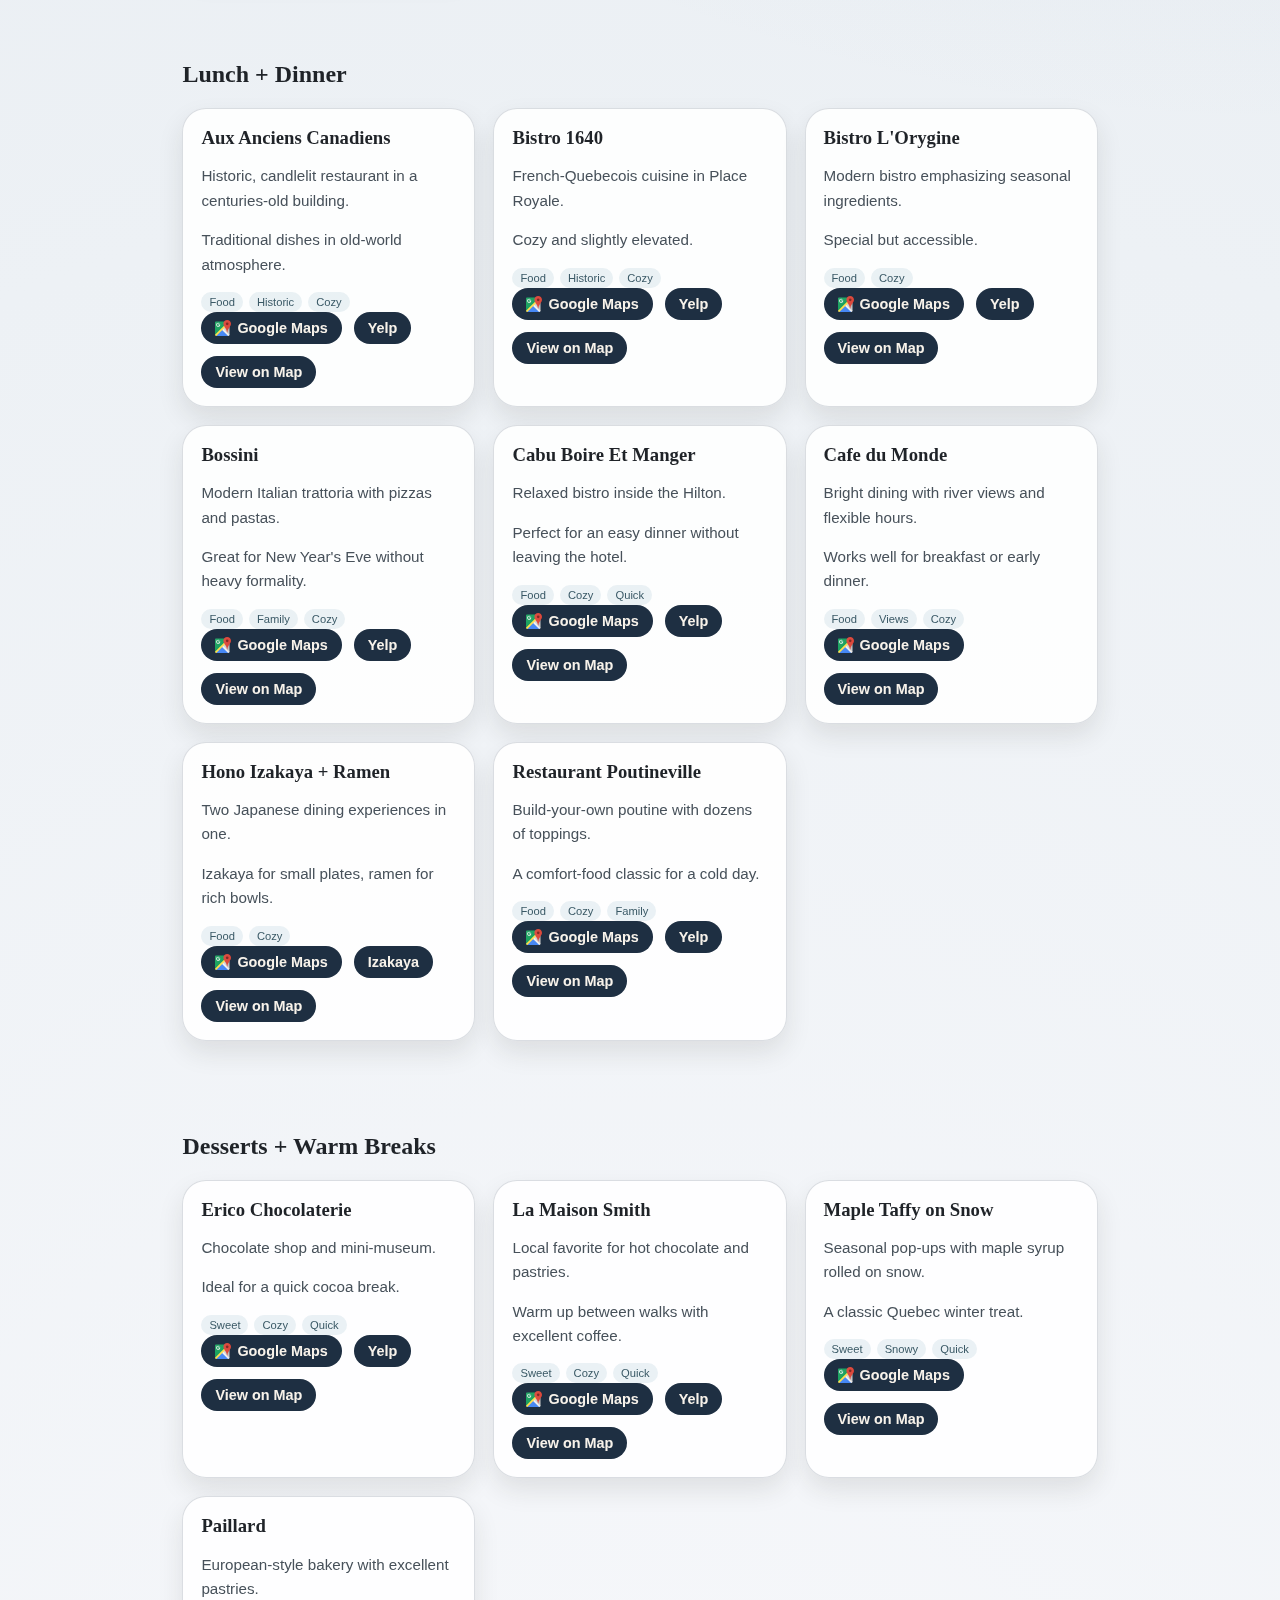
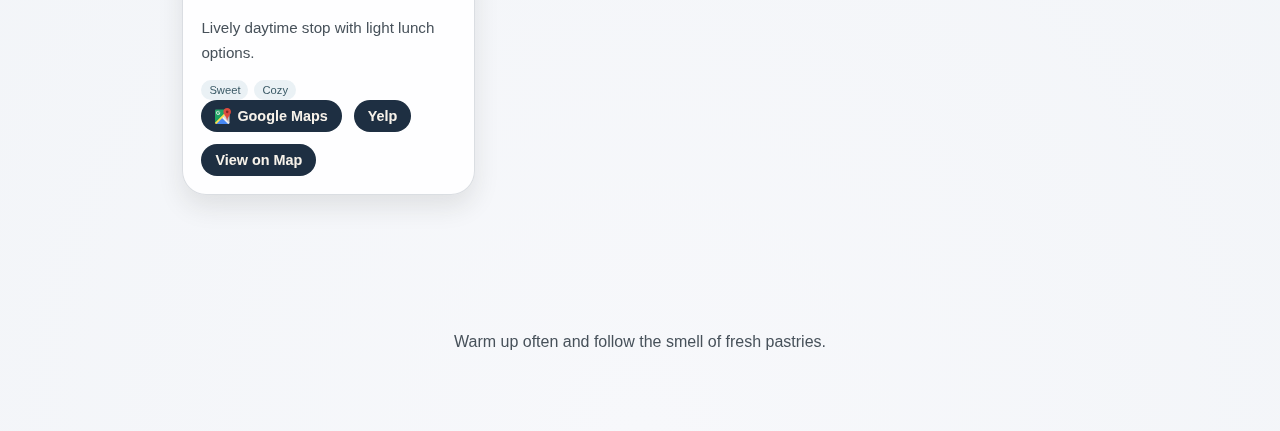
<file: quebec/eat.html>
<!doctype html>
<html lang="en">
<head>
  <meta charset="utf-8">
  <meta name="viewport" content="width=device-width, initial-scale=1">
  <title>Eat Something Good</title>
  <link rel="stylesheet" href="styles.css">
  <script src="shared.js" defer></script>
  <script src="snow.js" defer></script>
  <script src="data.js" defer></script>
  <script src="eat.js" defer></script>
</head>
<body>
  <canvas id="snow-canvas" aria-hidden="true"></canvas>
  <div id="offline-banner" class="offline-banner" role="status" aria-live="polite" hidden>
    You are offline. The itinerary still works, but external links need internet.
  </div>

  <header class="site-header">
    <div class="nav-shell">
      <a class="brand" href="index.html">
        <span class="brand-mark">QC</span>
        <span class="brand-title">Quebec City Winter</span>
      </a>
      <button class="menu-toggle" type="button" aria-expanded="false" aria-controls="site-nav">Menu</button>
      <nav id="site-nav" class="site-nav">
        <a href="orientation.html">Orientation</a>
        <a href="map.html">Map</a>
        <a href="explore.html">Explore</a>
        <a href="eat.html">Eat</a>
        <a href="travel.html">Travel</a>
        <a href="packing.html">Packing</a>
      </nav>
    </div>
  </header>

  <section class="hero">
    <div class="hero-card">
      <p class="eyebrow">Eat + Drink</p>
      <h1>Eat Something Good</h1>
      <p>Quebecois comfort food, French brasserie classics, and cocoa breaks.</p>
      <div class="hero-meta">
        <div class="pill">Hearty + cozy</div>
        <div class="pill">Maple forward</div>
        <div class="pill">Family friendly</div>
      </div>
    </div>
  </section>

  <main>
    <section class="section">
      <div class="section-header">
        <h2>Filter by Mood</h2>
        <p>Use quick filters to surface the right spots.</p>
      </div>
      <div class="filters" id="eat-filters">
        <button class="chip is-active" data-filter="all">All</button>
        <button class="chip" data-filter="cozy">Cozy</button>
        <button class="chip" data-filter="family">Family</button>
        <button class="chip" data-filter="sweet">Sweet</button>
        <button class="chip" data-filter="quick">Quick stop</button>
      </div>
      <div class="muted" id="eat-status"></div>
    </section>

    <section class="section">
      <div class="section-header">
        <h2>Breakfast + Brunch</h2>
      </div>
      <div class="panel-grid" id="eat-breakfast"></div>
    </section>

    <section class="section">
      <div class="section-header">
        <h2>Lunch + Dinner</h2>
      </div>
      <div class="panel-grid" id="eat-dinner"></div>
    </section>

    <section class="section">
      <div class="section-header">
        <h2>Desserts + Warm Breaks</h2>
      </div>
      <div class="panel-grid" id="eat-dessert"></div>
    </section>
  </main>

  <footer class="footer">
    <p>Warm up often and follow the smell of fresh pastries.</p>
  </footer>

  <div id="toast" class="toast" role="status" aria-live="polite" hidden>
    You are offline. Connect to open external links.
  </div>
</body>
</html>
</file>
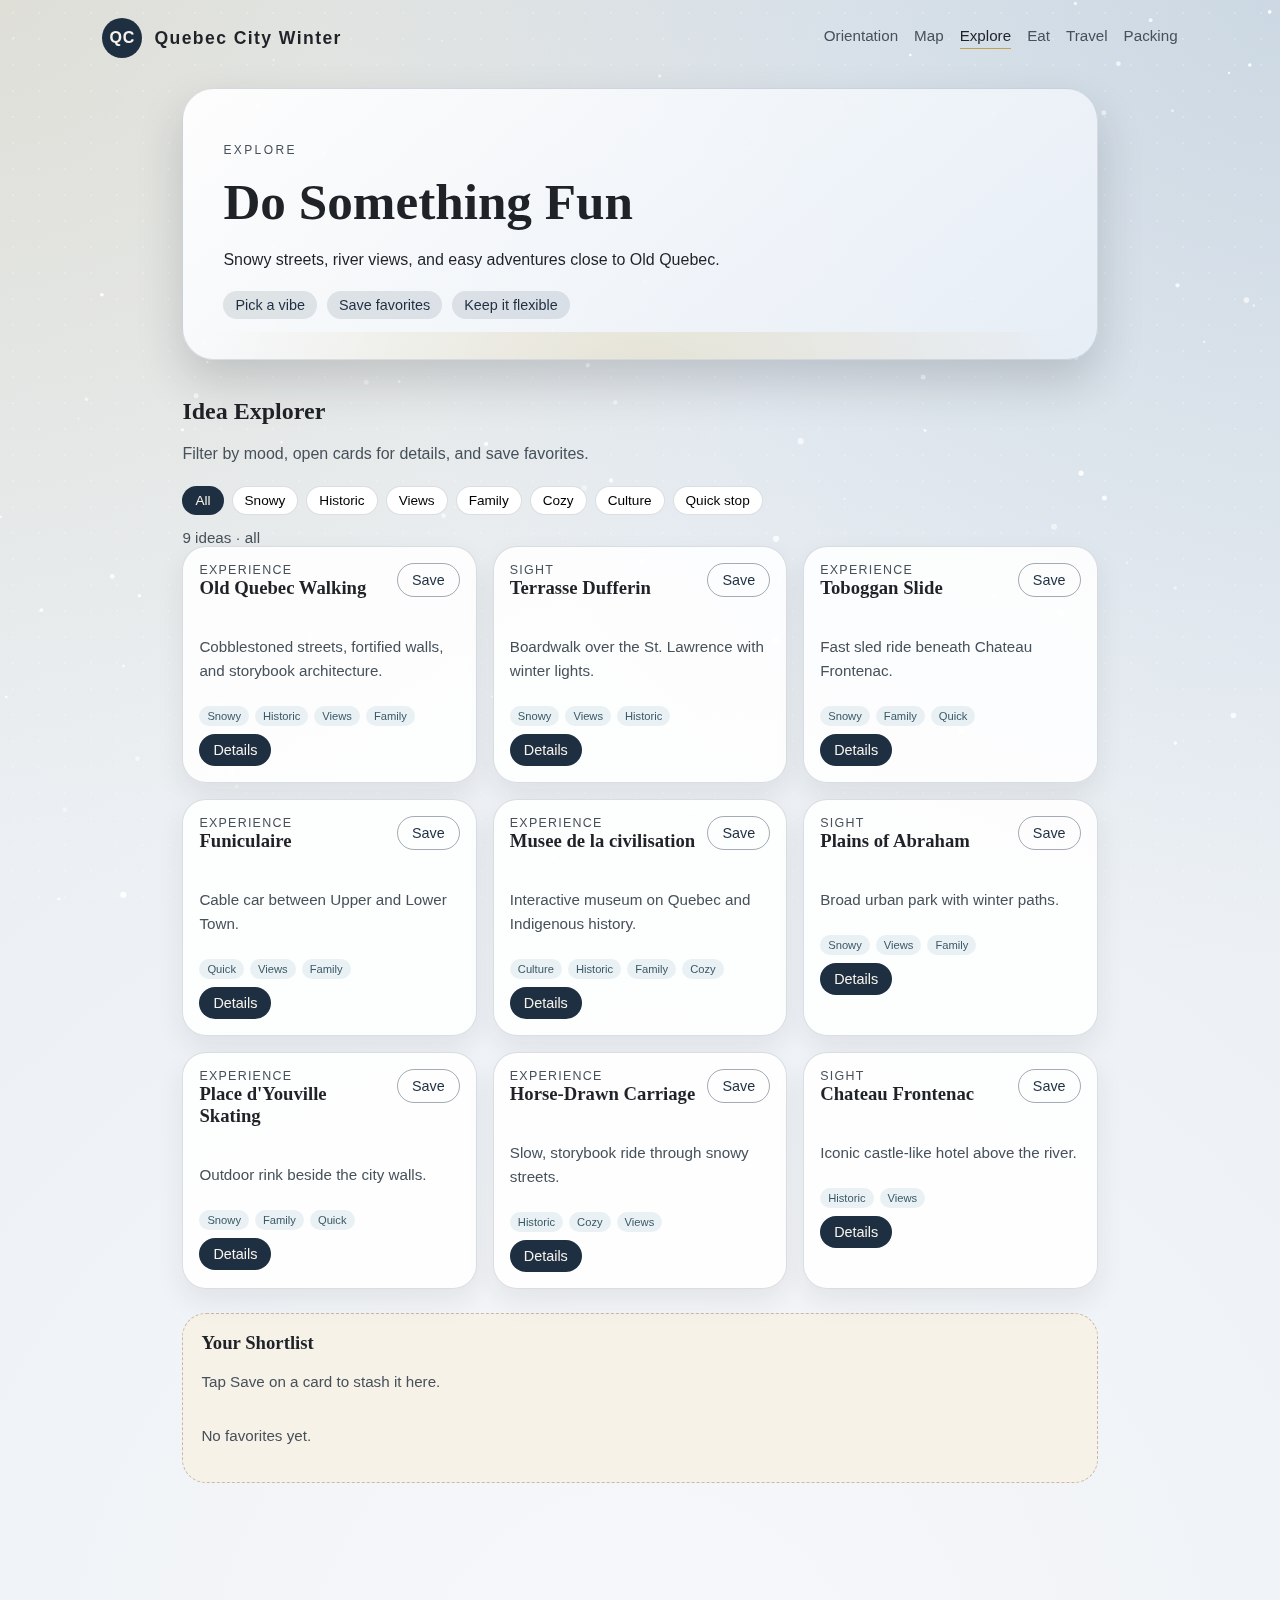
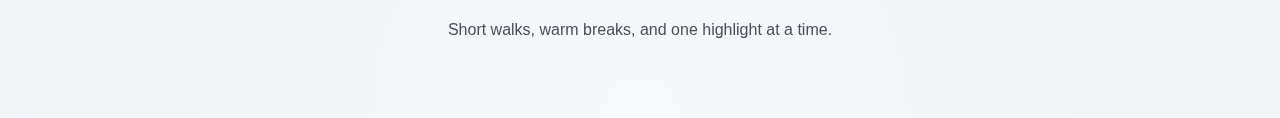
<file: quebec/explore.html>
<!doctype html>
<html lang="en">
<head>
  <meta charset="utf-8">
  <meta name="viewport" content="width=device-width, initial-scale=1">
  <title>Explore Activities</title>
  <link rel="stylesheet" href="styles.css">
  <script src="shared.js" defer></script>
  <script src="snow.js" defer></script>
  <script src="data.js" defer></script>
  <script src="explore.js" defer></script>
</head>
<body>
  <canvas id="snow-canvas" aria-hidden="true"></canvas>
  <div id="offline-banner" class="offline-banner" role="status" aria-live="polite" hidden>
    You are offline. The itinerary still works, but external links need internet.
  </div>

  <header class="site-header">
    <div class="nav-shell">
      <a class="brand" href="index.html">
        <span class="brand-mark">QC</span>
        <span class="brand-title">Quebec City Winter</span>
      </a>
      <button class="menu-toggle" type="button" aria-expanded="false" aria-controls="site-nav">Menu</button>
      <nav id="site-nav" class="site-nav">
        <a href="orientation.html">Orientation</a>
        <a href="map.html">Map</a>
        <a href="explore.html">Explore</a>
        <a href="eat.html">Eat</a>
        <a href="travel.html">Travel</a>
        <a href="packing.html">Packing</a>
      </nav>
    </div>
  </header>

  <section class="hero">
    <div class="hero-card">
      <p class="eyebrow">Explore</p>
      <h1>Do Something Fun</h1>
      <p>Snowy streets, river views, and easy adventures close to Old Quebec.</p>
      <div class="hero-meta">
        <div class="pill">Pick a vibe</div>
        <div class="pill">Save favorites</div>
        <div class="pill">Keep it flexible</div>
      </div>
    </div>
  </section>

  <main>
    <section class="section">
      <div class="section-header">
        <h2>Idea Explorer</h2>
        <p>Filter by mood, open cards for details, and save favorites.</p>
      </div>
      <div class="filters" aria-label="Activity filters">
        <button class="chip is-active" data-filter="all">All</button>
        <button class="chip" data-filter="snowy">Snowy</button>
        <button class="chip" data-filter="historic">Historic</button>
        <button class="chip" data-filter="views">Views</button>
        <button class="chip" data-filter="family">Family</button>
        <button class="chip" data-filter="cozy">Cozy</button>
        <button class="chip" data-filter="culture">Culture</button>
        <button class="chip" data-filter="quick">Quick stop</button>
      </div>
      <div class="muted" id="explore-status"></div>
      <div class="explore-grid" id="explore-grid"></div>
      <aside class="shortlist">
        <h3>Your Shortlist</h3>
        <p class="muted">Tap Save on a card to stash it here.</p>
        <div class="shortlist-grid" id="shortlist-grid"></div>
      </aside>
    </section>
  </main>

  <footer class="footer">
    <p>Short walks, warm breaks, and one highlight at a time.</p>
  </footer>

  <div id="toast" class="toast" role="status" aria-live="polite" hidden>
    You are offline. Connect to open external links.
  </div>
</body>
</html>
</file>
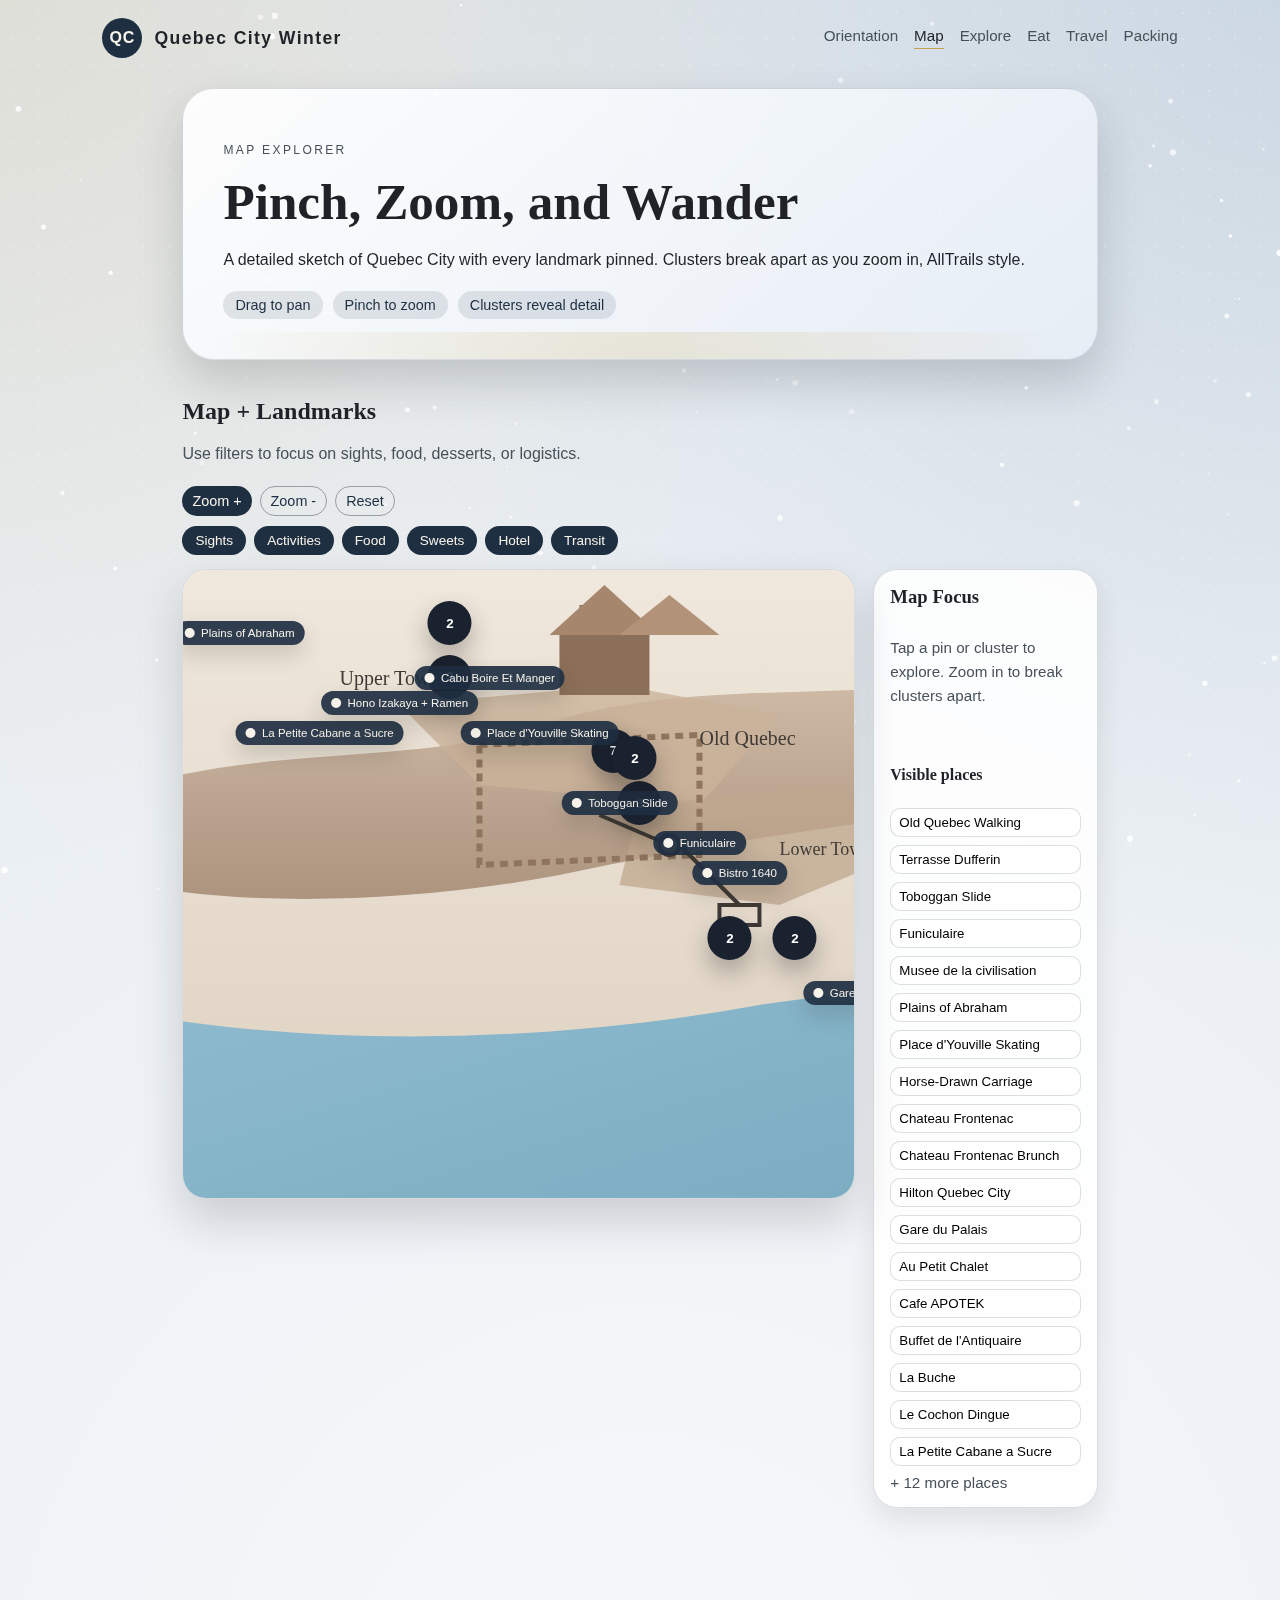
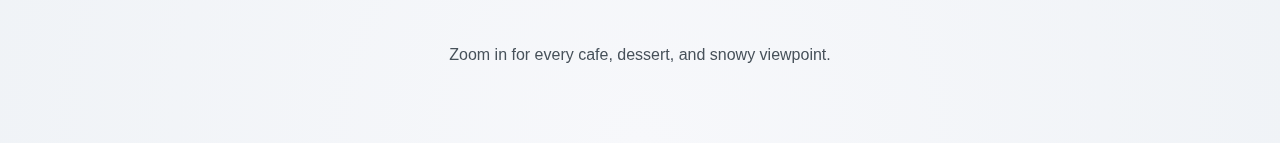
<file: quebec/map.html>
<!doctype html>
<html lang="en">
<head>
  <meta charset="utf-8">
  <meta name="viewport" content="width=device-width, initial-scale=1">
  <title>Quebec City Map Explorer</title>
  <link rel="stylesheet" href="styles.css">
  <script src="shared.js" defer></script>
  <script src="snow.js" defer></script>
  <script src="data.js" defer></script>
  <script src="map.js" defer></script>
</head>
<body>
  <canvas id="snow-canvas" aria-hidden="true"></canvas>
  <div id="offline-banner" class="offline-banner" role="status" aria-live="polite" hidden>
    You are offline. The itinerary still works, but external links need internet.
  </div>

  <header class="site-header">
    <div class="nav-shell">
      <a class="brand" href="index.html">
        <span class="brand-mark">QC</span>
        <span class="brand-title">Quebec City Winter</span>
      </a>
      <button class="menu-toggle" type="button" aria-expanded="false" aria-controls="site-nav">Menu</button>
      <nav id="site-nav" class="site-nav">
        <a href="orientation.html">Orientation</a>
        <a href="map.html">Map</a>
        <a href="explore.html">Explore</a>
        <a href="eat.html">Eat</a>
        <a href="travel.html">Travel</a>
        <a href="packing.html">Packing</a>
      </nav>
    </div>
  </header>

  <section class="hero">
    <div class="hero-card">
      <p class="eyebrow">Map Explorer</p>
      <h1>Pinch, Zoom, and Wander</h1>
      <p>
        A detailed sketch of Quebec City with every landmark pinned.
        Clusters break apart as you zoom in, AllTrails style.
      </p>
      <div class="hero-meta">
        <div class="pill">Drag to pan</div>
        <div class="pill">Pinch to zoom</div>
        <div class="pill">Clusters reveal detail</div>
      </div>
    </div>
  </section>

  <main>
    <section class="section">
      <div class="section-header">
        <h2>Map + Landmarks</h2>
        <p>Use filters to focus on sights, food, desserts, or logistics.</p>
      </div>
      <div class="map-controls" id="map-controls">
        <button class="button" type="button" data-zoom="in">Zoom +</button>
        <button class="button secondary" type="button" data-zoom="out">Zoom -</button>
        <button class="button secondary" type="button" data-zoom="reset">Reset</button>
      </div>
      <div class="filters" id="map-filters"></div>
      <div class="map-stage">
        <div>
          <div class="map-viewport" id="map-viewport">
            <div class="map-layer" id="map-layer">
              <svg viewBox="0 0 1600 1000" aria-label="Illustrated map of Quebec City">
                <defs>
                  <linearGradient id="river-grad" x1="0" x2="1" y1="0" y2="1">
                    <stop offset="0%" stop-color="#98c1d4" />
                    <stop offset="100%" stop-color="#6ea3ba" />
                  </linearGradient>
                  <linearGradient id="land-grad" x1="0" x2="0" y1="0" y2="1">
                    <stop offset="0%" stop-color="#f5efe5" />
                    <stop offset="100%" stop-color="#e2d6c7" />
                  </linearGradient>
                  <linearGradient id="cliff" x1="0" x2="0" y1="0" y2="1">
                    <stop offset="0%" stop-color="#c7b19a" />
                    <stop offset="100%" stop-color="#9e826b" />
                  </linearGradient>
                  <pattern id="snow" width="20" height="20" patternUnits="userSpaceOnUse">
                    <circle cx="4" cy="6" r="1.2" fill="rgba(255,255,255,0.7)" />
                    <circle cx="14" cy="12" r="1" fill="rgba(255,255,255,0.5)" />
                  </pattern>
                </defs>
                <rect width="1600" height="1000" fill="url(#snow)" />
                <path d="M0,650 C200,620 330,640 480,610 C640,570 820,600 980,560 C1160,510 1340,560 1600,520 L1600,1000 L0,1000 Z" fill="url(#river-grad)" />
                <path d="M0,0 H1600 V580 C1400,600 1240,590 1040,620 C820,660 600,660 420,630 C240,600 120,590 0,610 Z" fill="url(#land-grad)" />
                <path d="M420,400 C560,360 700,380 820,340 C980,290 1130,320 1280,290 L1280,420 C1120,440 980,460 840,490 C680,520 520,520 420,500 Z" fill="url(#cliff)" opacity="0.8" />
                <path d="M680,320 L900,300 L1060,330 L980,420 L760,400 Z" fill="#cbb39a" opacity="0.8" />
                <path d="M920,420 L1120,400 L1180,470 L1060,520 L900,500 Z" fill="#bfa78e" opacity="0.75" />
                <path d="M760,360 L980,350 L980,470 L760,480 Z" fill="none" stroke="#8f745e" stroke-width="6" stroke-dasharray="8 6" />
                <g fill="#2b4338" opacity="0.9">
                  <polygon points="260,480 300,380 340,480" />
                  <polygon points="320,480 360,380 400,480" />
                  <polygon points="1180,460 1210,380 1240,460" />
                </g>
                <g fill="#8c6f58">
                  <rect x="840" y="250" width="90" height="60" />
                  <rect x="860" y="220" width="20" height="30" />
                  <polygon points="830,250 885,200 940,250" fill="#a6876d" />
                  <polygon points="900,250 950,210 1000,250" fill="#b29278" />
                </g>
                <g stroke="#3f3a35" stroke-width="4" fill="none">
                  <path d="M960,460 L1020,520" />
                  <rect x="1000" y="520" width="40" height="20" />
                </g>
                <g stroke="#3f3a35" stroke-width="4" fill="none">
                  <path d="M880,430 L950,460" />
                  <circle cx="950" cy="460" r="10" />
                </g>
                <text x="60" y="610" fill="#3f3a35" font-size="24" font-family="Baskerville, Goudy Old Style, Palatino Linotype, Garamond, serif">St. Lawrence River</text>
                <text x="620" y="300" fill="#3f3a35" font-size="20" font-family="Baskerville, Goudy Old Style, Palatino Linotype, Garamond, serif">Upper Town</text>
                <text x="980" y="360" fill="#3f3a35" font-size="20" font-family="Baskerville, Goudy Old Style, Palatino Linotype, Garamond, serif">Old Quebec</text>
                <text x="1060" y="470" fill="#3f3a35" font-size="18" font-family="Baskerville, Goudy Old Style, Palatino Linotype, Garamond, serif">Lower Town</text>
              </svg>
              <div class="pin-layer" id="pin-layer"></div>
            </div>
          </div>
        </div>
        <aside class="map-panel">
          <h3 id="map-panel-title">Map Focus</h3>
          <p class="muted" id="map-panel-body">Tap a pin or cluster to explore. Zoom in to break clusters apart.</p>
          <div id="map-panel-tags" class="card-tags"></div>
          <div id="map-panel-links" class="map-panel-links"></div>
          <h4>Visible places</h4>
          <ul class="map-panel-list" id="map-list"></ul>
        </aside>
      </div>
    </section>
  </main>

  <footer class="footer">
    <p>Zoom in for every cafe, dessert, and snowy viewpoint.</p>
  </footer>

  <div id="toast" class="toast" role="status" aria-live="polite" hidden>
    You are offline. Connect to open external links.
  </div>
</body>
</html>
</file>
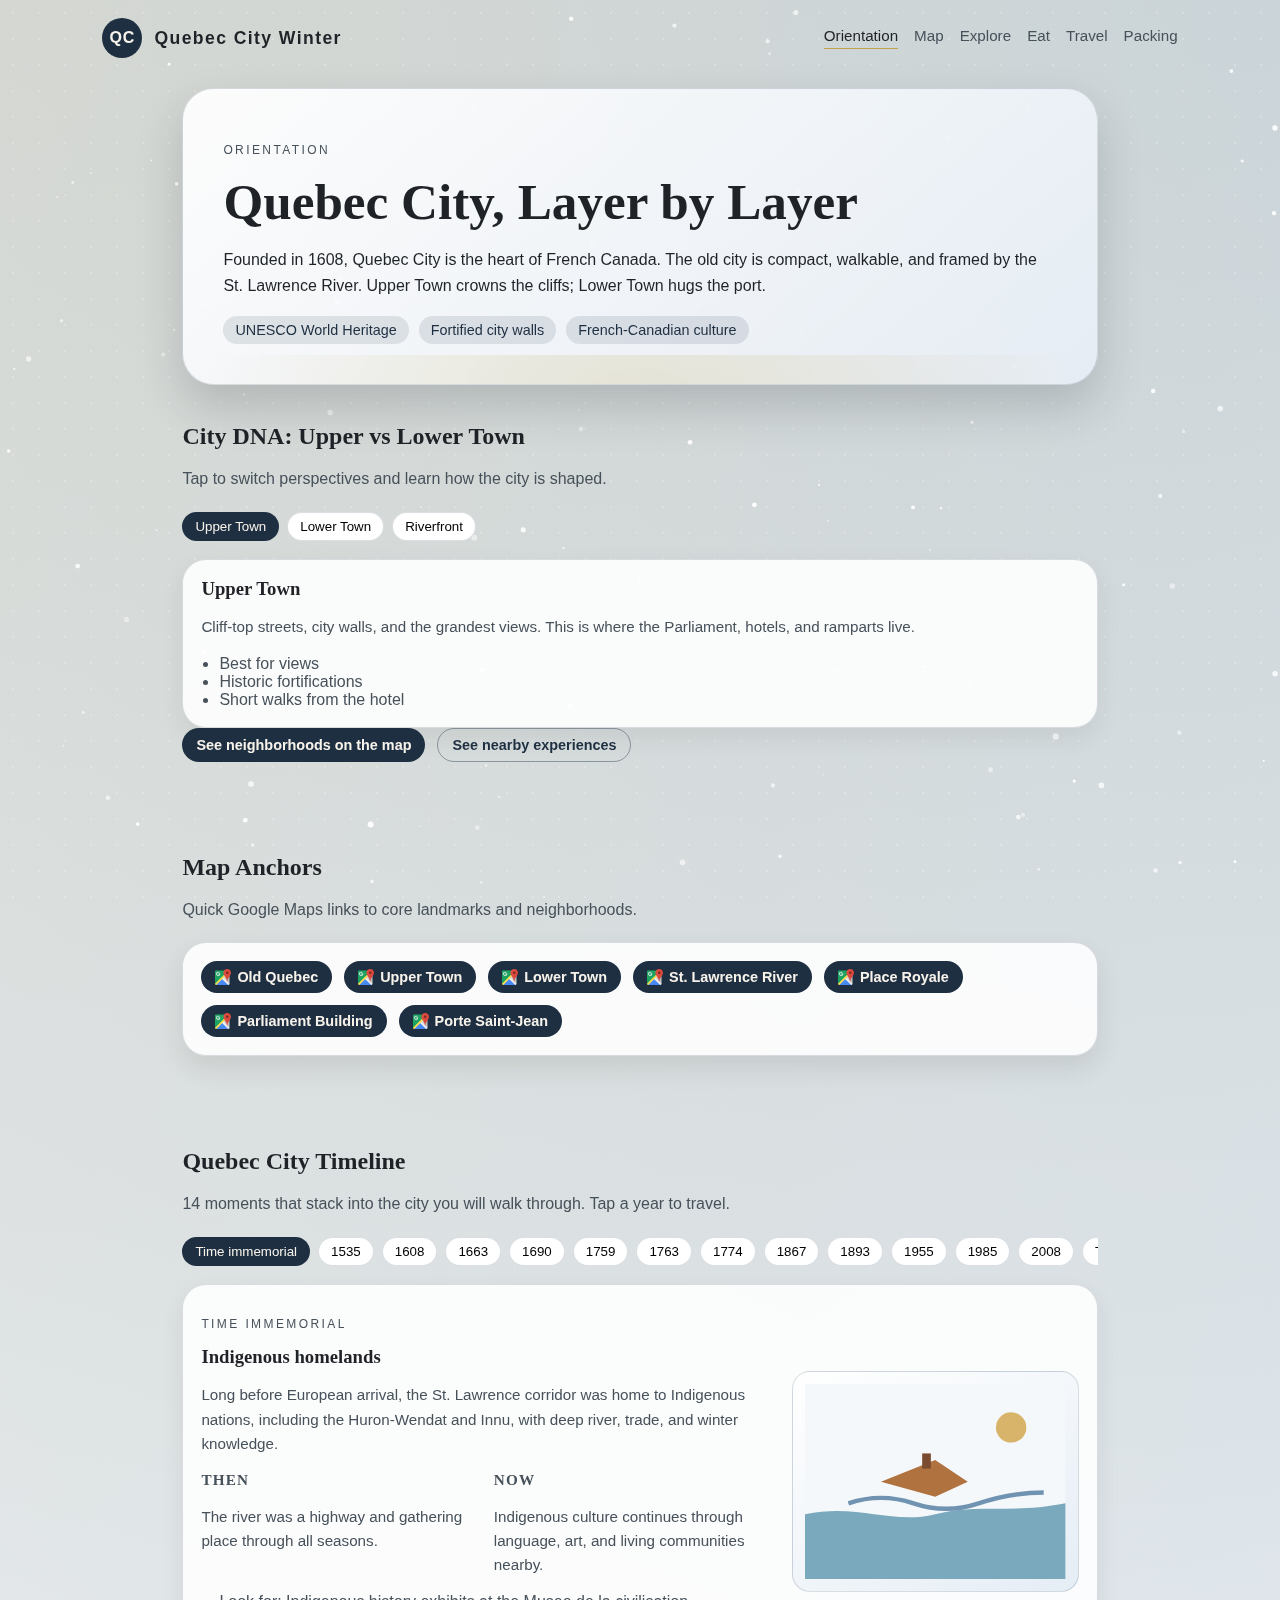
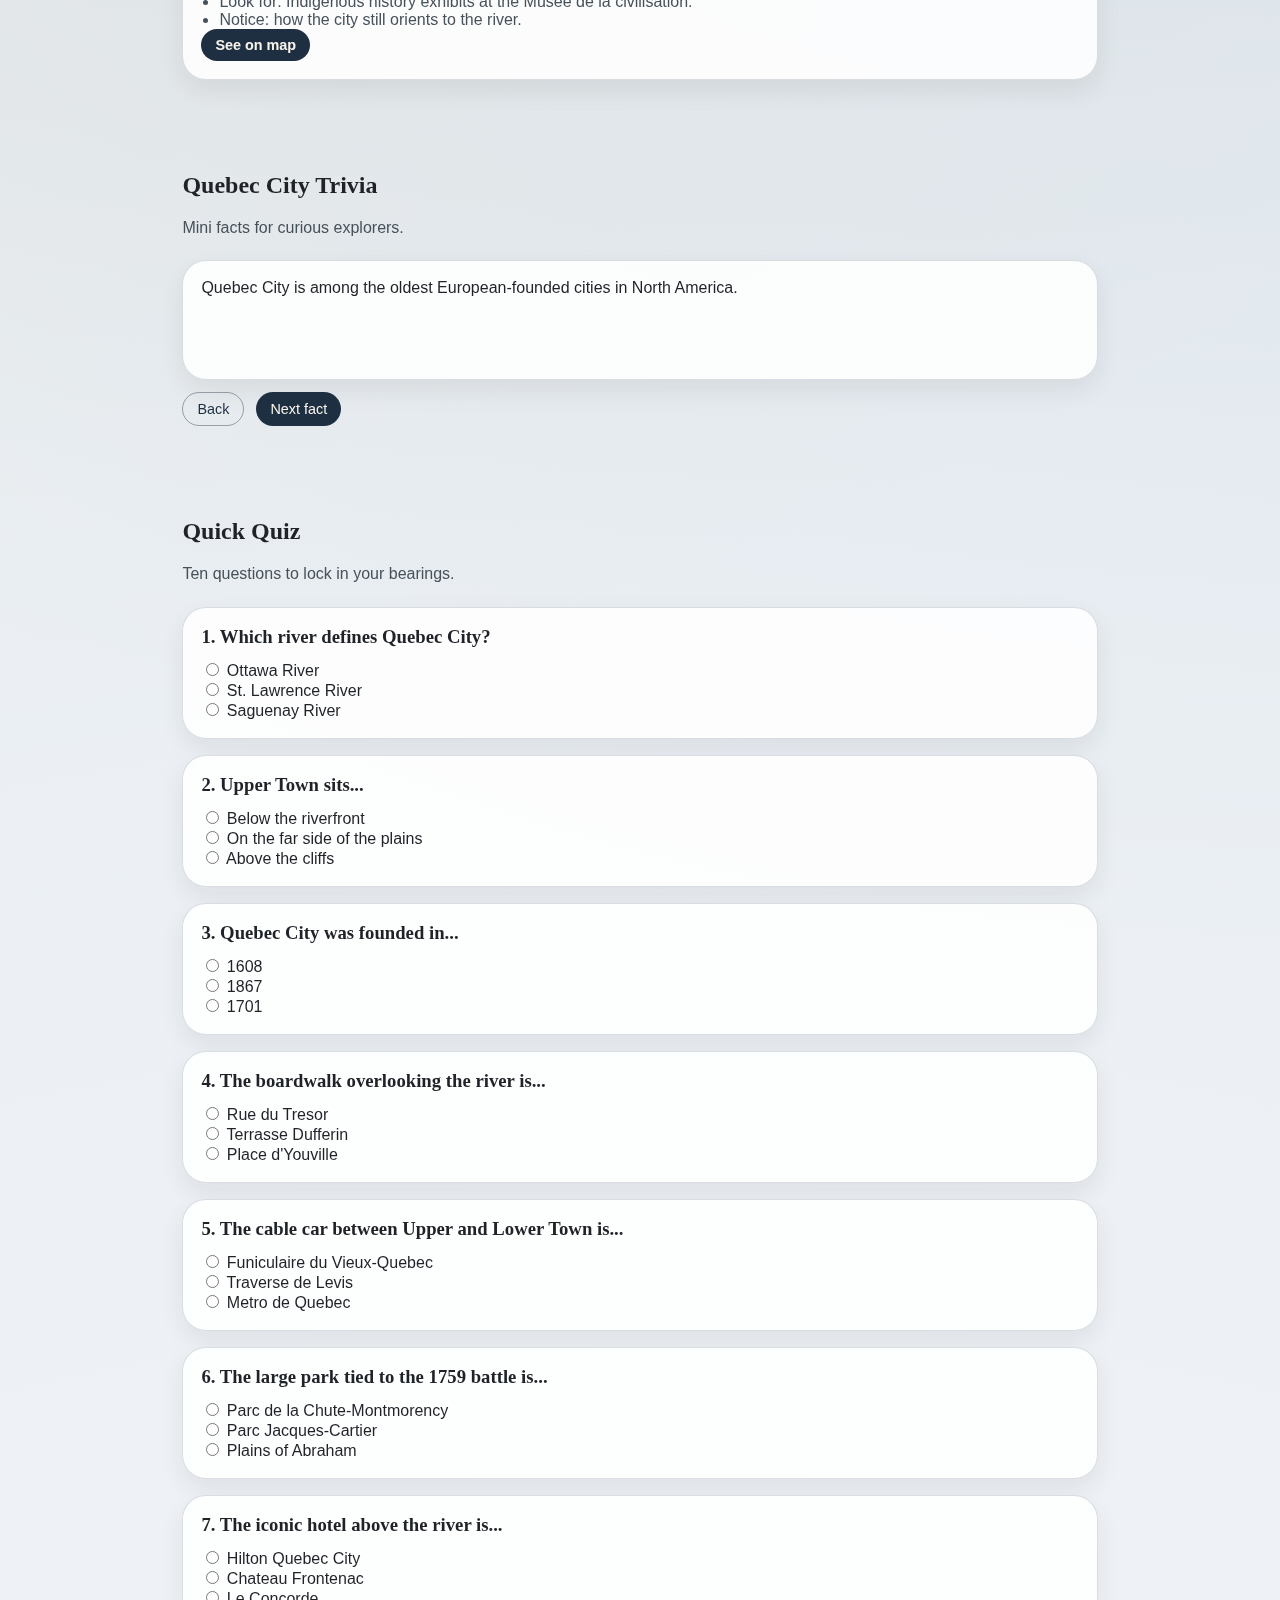
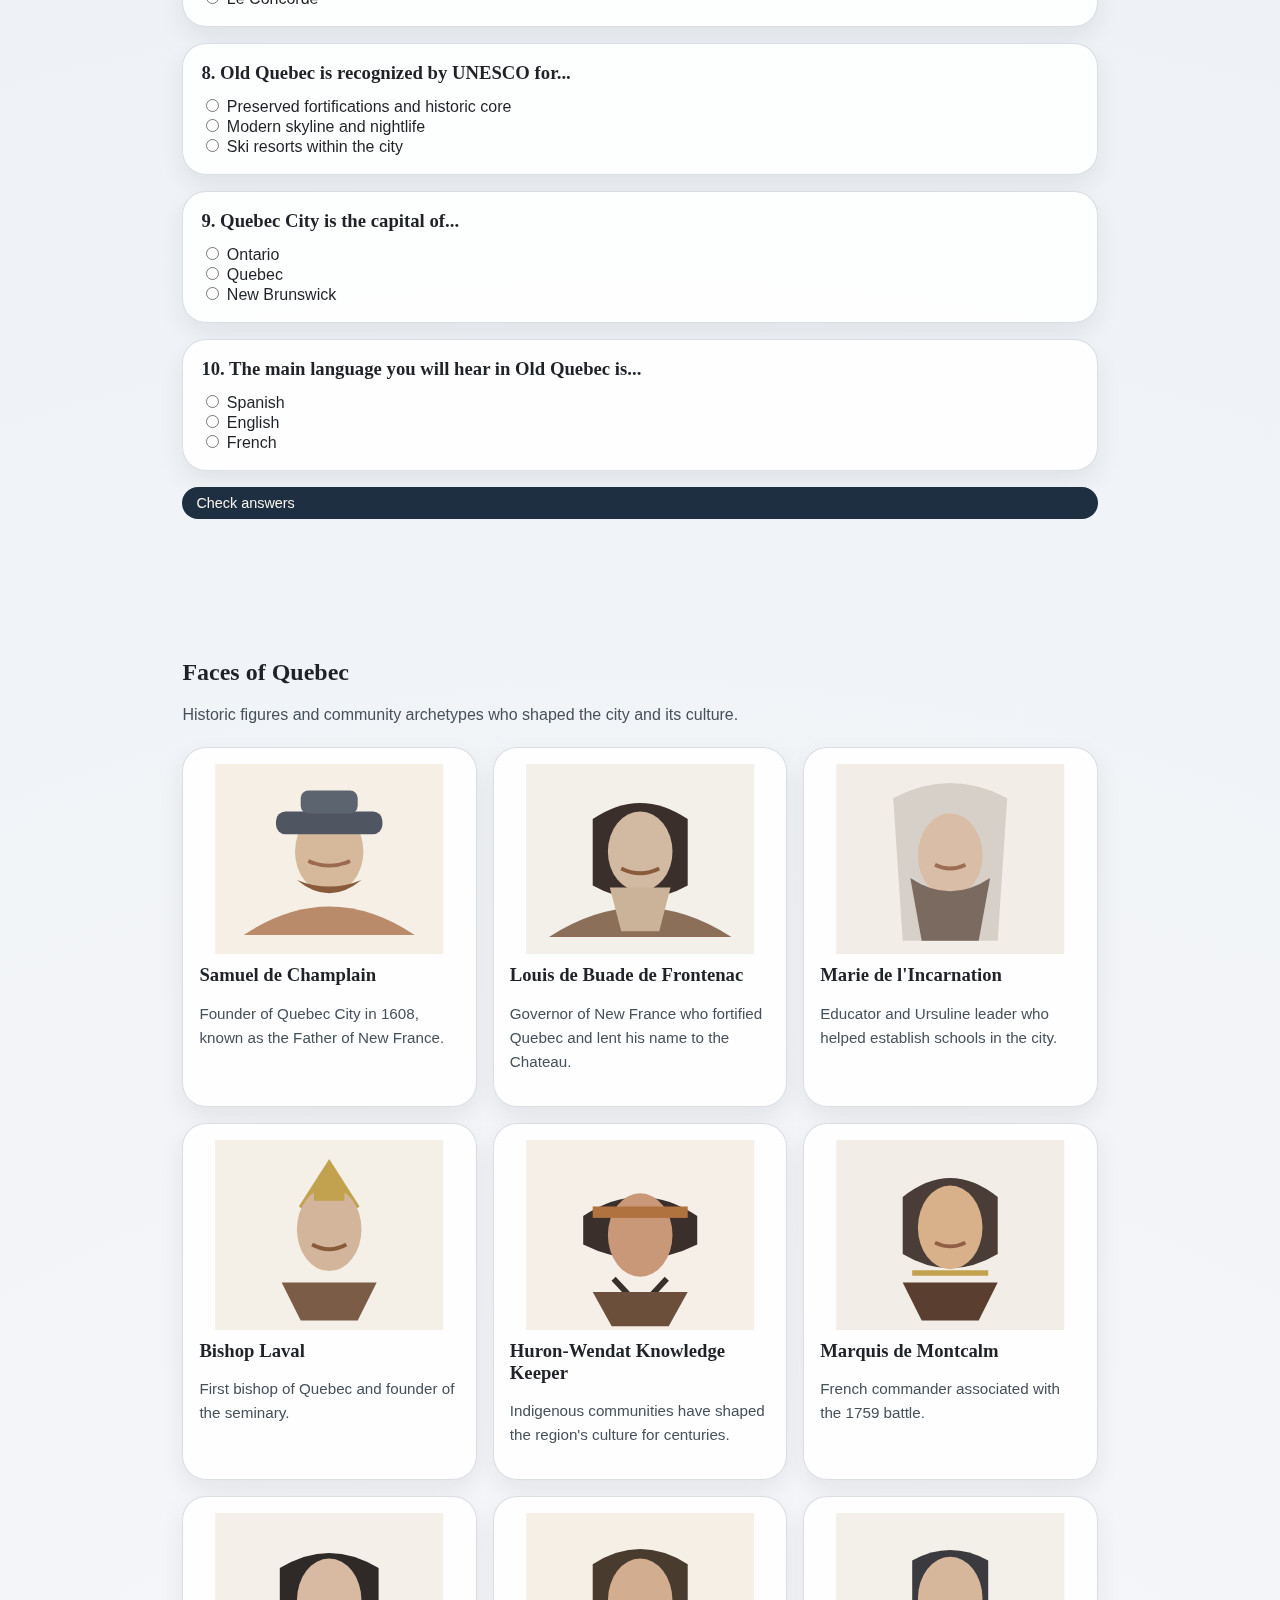
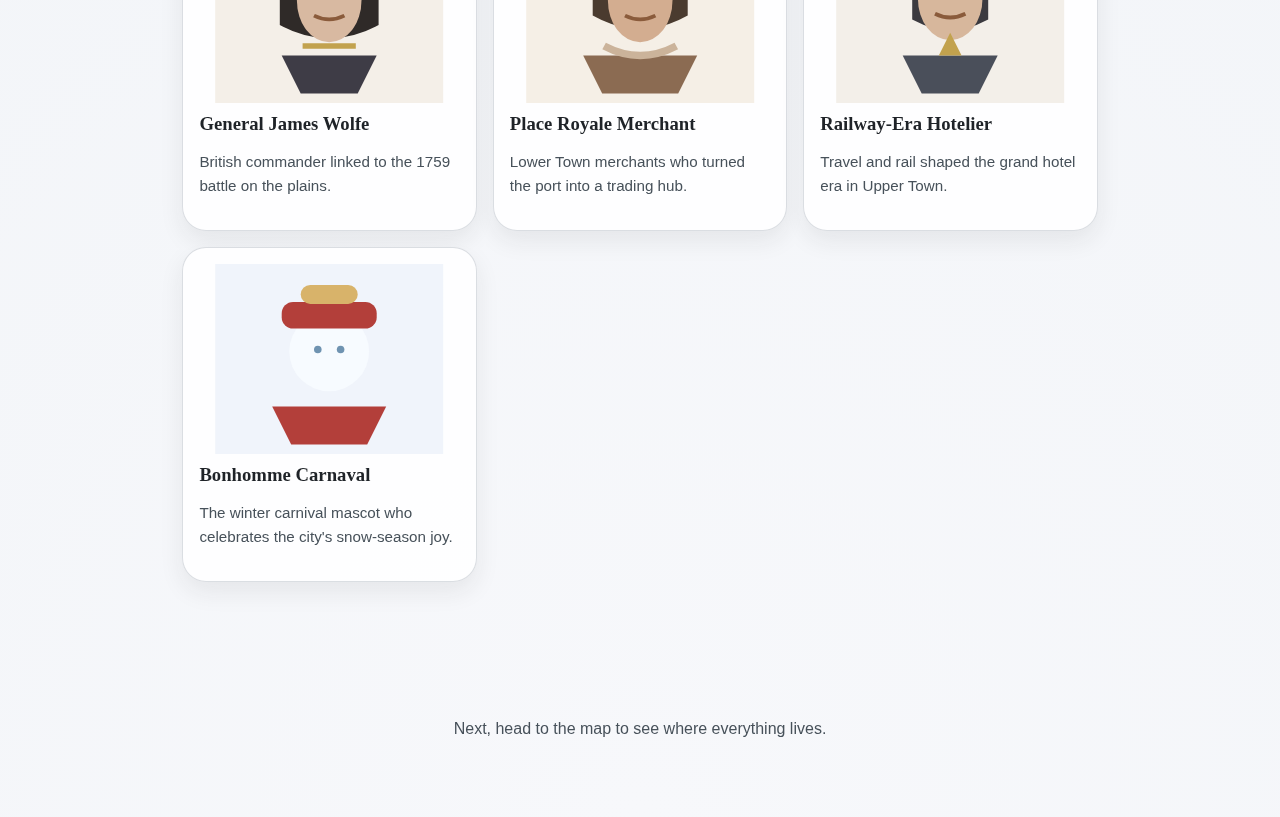
<file: quebec/orientation.html>
<!doctype html>
<html lang="en">
<head>
  <meta charset="utf-8">
  <meta name="viewport" content="width=device-width, initial-scale=1">
  <title>Quebec City Orientation</title>
  <link rel="stylesheet" href="styles.css">
  <script src="shared.js" defer></script>
  <script src="snow.js" defer></script>
  <script src="orientation.js" defer></script>
</head>
<body>
  <canvas id="snow-canvas" aria-hidden="true"></canvas>
  <div id="offline-banner" class="offline-banner" role="status" aria-live="polite" hidden>
    You are offline. The itinerary still works, but external links need internet.
  </div>

  <header class="site-header">
    <div class="nav-shell">
      <a class="brand" href="index.html">
        <span class="brand-mark">QC</span>
        <span class="brand-title">Quebec City Winter</span>
      </a>
      <button class="menu-toggle" type="button" aria-expanded="false" aria-controls="site-nav">Menu</button>
      <nav id="site-nav" class="site-nav">
        <a href="orientation.html">Orientation</a>
        <a href="map.html">Map</a>
        <a href="explore.html">Explore</a>
        <a href="eat.html">Eat</a>
        <a href="travel.html">Travel</a>
        <a href="packing.html">Packing</a>
      </nav>
    </div>
  </header>

  <section class="hero">
    <div class="hero-card">
      <p class="eyebrow">Orientation</p>
      <h1>Quebec City, Layer by Layer</h1>
      <p>
        Founded in 1608, Quebec City is the heart of French Canada. The old city is compact, walkable,
        and framed by the St. Lawrence River. Upper Town crowns the cliffs; Lower Town hugs the port.
      </p>
      <div class="hero-meta">
        <div class="pill">UNESCO World Heritage</div>
        <div class="pill">Fortified city walls</div>
        <div class="pill">French-Canadian culture</div>
      </div>
    </div>
  </section>

  <main>
    <section class="section">
      <div class="section-header">
        <h2>City DNA: Upper vs Lower Town</h2>
        <p>Tap to switch perspectives and learn how the city is shaped.</p>
      </div>
      <div class="timeline">
        <div class="timeline-buttons" id="town-buttons">
          <button class="is-active" data-town="upper">Upper Town</button>
          <button data-town="lower">Lower Town</button>
          <button data-town="river">Riverfront</button>
        </div>
        <div class="timeline-panel" id="town-panel"></div>
      </div>
      <div class="cta-row">
        <a href="map.html">See neighborhoods on the map</a>
        <a href="explore.html" class="button secondary">See nearby experiences</a>
      </div>
    </section>

    <section class="section">
      <div class="section-header">
        <h2>Map Anchors</h2>
        <p>Quick Google Maps links to core landmarks and neighborhoods.</p>
      </div>
      <div class="panel">
        <div class="cta-row">
          <a data-external="true" data-maps="true" href="https://www.google.com/maps/search/?api=1&query=Old+Quebec+City+QC" target="_blank" rel="noopener">Old Quebec</a>
          <a data-external="true" data-maps="true" href="https://www.google.com/maps/search/?api=1&query=Upper+Town+Quebec+City+QC" target="_blank" rel="noopener">Upper Town</a>
          <a data-external="true" data-maps="true" href="https://www.google.com/maps/search/?api=1&query=Lower+Town+Quebec+City+QC" target="_blank" rel="noopener">Lower Town</a>
          <a data-external="true" data-maps="true" href="https://www.google.com/maps/search/?api=1&query=St+Lawrence+River+Quebec+City+QC" target="_blank" rel="noopener">St. Lawrence River</a>
          <a data-external="true" data-maps="true" href="https://www.google.com/maps/search/?api=1&query=Place+Royale+Quebec+City+QC" target="_blank" rel="noopener">Place Royale</a>
          <a data-external="true" data-maps="true" href="https://www.google.com/maps/search/?api=1&query=Parliament+Building+Quebec+City+QC" target="_blank" rel="noopener">Parliament Building</a>
          <a data-external="true" data-maps="true" href="https://www.google.com/maps/search/?api=1&query=Porte+Saint-Jean+Quebec+City+QC" target="_blank" rel="noopener">Porte Saint-Jean</a>
        </div>
      </div>
    </section>

    <section class="section">
      <div class="section-header">
        <h2>Quebec City Timeline</h2>
        <p>14 moments that stack into the city you will walk through. Tap a year to travel.</p>
      </div>
      <div class="timeline">
        <div class="timeline-buttons" id="timeline-buttons"></div>
        <div class="timeline-panel" id="timeline-panel"></div>
      </div>
    </section>

    <section class="section">
      <div class="section-header">
        <h2>Quebec City Trivia</h2>
        <p>Mini facts for curious explorers.</p>
      </div>
      <div class="trivia">
        <div class="trivia-card" id="trivia-card"></div>
        <div class="cta-row">
          <button class="button secondary" type="button" id="trivia-prev">Back</button>
          <button class="button" type="button" id="trivia-next">Next fact</button>
        </div>
      </div>
    </section>

    <section class="section">
      <div class="section-header">
        <h2>Quick Quiz</h2>
        <p>Ten questions to lock in your bearings.</p>
      </div>
      <form class="quiz" id="quiz-form">
        <div class="quiz-card" data-answer="b">
          <h3>1. Which river defines Quebec City?</h3>
          <label><input type="radio" name="q1" value="a"> Ottawa River</label><br>
          <label><input type="radio" name="q1" value="b"> St. Lawrence River</label><br>
          <label><input type="radio" name="q1" value="c"> Saguenay River</label>
        </div>
        <div class="quiz-card" data-answer="c">
          <h3>2. Upper Town sits...</h3>
          <label><input type="radio" name="q2" value="a"> Below the riverfront</label><br>
          <label><input type="radio" name="q2" value="b"> On the far side of the plains</label><br>
          <label><input type="radio" name="q2" value="c"> Above the cliffs</label>
        </div>
        <div class="quiz-card" data-answer="a">
          <h3>3. Quebec City was founded in...</h3>
          <label><input type="radio" name="q3" value="a"> 1608</label><br>
          <label><input type="radio" name="q3" value="b"> 1867</label><br>
          <label><input type="radio" name="q3" value="c"> 1701</label>
        </div>
        <div class="quiz-card" data-answer="b">
          <h3>4. The boardwalk overlooking the river is...</h3>
          <label><input type="radio" name="q4" value="a"> Rue du Tresor</label><br>
          <label><input type="radio" name="q4" value="b"> Terrasse Dufferin</label><br>
          <label><input type="radio" name="q4" value="c"> Place d'Youville</label>
        </div>
        <div class="quiz-card" data-answer="a">
          <h3>5. The cable car between Upper and Lower Town is...</h3>
          <label><input type="radio" name="q5" value="a"> Funiculaire du Vieux-Quebec</label><br>
          <label><input type="radio" name="q5" value="b"> Traverse de Levis</label><br>
          <label><input type="radio" name="q5" value="c"> Metro de Quebec</label>
        </div>
        <div class="quiz-card" data-answer="c">
          <h3>6. The large park tied to the 1759 battle is...</h3>
          <label><input type="radio" name="q6" value="a"> Parc de la Chute-Montmorency</label><br>
          <label><input type="radio" name="q6" value="b"> Parc Jacques-Cartier</label><br>
          <label><input type="radio" name="q6" value="c"> Plains of Abraham</label>
        </div>
        <div class="quiz-card" data-answer="b">
          <h3>7. The iconic hotel above the river is...</h3>
          <label><input type="radio" name="q7" value="a"> Hilton Quebec City</label><br>
          <label><input type="radio" name="q7" value="b"> Chateau Frontenac</label><br>
          <label><input type="radio" name="q7" value="c"> Le Concorde</label>
        </div>
        <div class="quiz-card" data-answer="a">
          <h3>8. Old Quebec is recognized by UNESCO for...</h3>
          <label><input type="radio" name="q8" value="a"> Preserved fortifications and historic core</label><br>
          <label><input type="radio" name="q8" value="b"> Modern skyline and nightlife</label><br>
          <label><input type="radio" name="q8" value="c"> Ski resorts within the city</label>
        </div>
        <div class="quiz-card" data-answer="b">
          <h3>9. Quebec City is the capital of...</h3>
          <label><input type="radio" name="q9" value="a"> Ontario</label><br>
          <label><input type="radio" name="q9" value="b"> Quebec</label><br>
          <label><input type="radio" name="q9" value="c"> New Brunswick</label>
        </div>
        <div class="quiz-card" data-answer="c">
          <h3>10. The main language you will hear in Old Quebec is...</h3>
          <label><input type="radio" name="q10" value="a"> Spanish</label><br>
          <label><input type="radio" name="q10" value="b"> English</label><br>
          <label><input type="radio" name="q10" value="c"> French</label>
        </div>
        <button class="button" type="submit">Check answers</button>
        <p class="quiz-result" id="quiz-result"></p>
      </form>
    </section>

    <section class="section">
      <div class="section-header">
        <h2>Faces of Quebec</h2>
        <p>Historic figures and community archetypes who shaped the city and its culture.</p>
      </div>
      <div class="figure-grid">
        <article class="figure-card">
          <svg viewBox="0 0 240 200" aria-hidden="true">
            <rect width="240" height="200" fill="#f5efe6" />
            <path d="M30,180 Q120,120 210,180 Z" fill="#b98b6a" />
            <ellipse cx="120" cy="92" rx="36" ry="44" fill="#d6b89b" />
            <path d="M86,122 Q120,150 154,122 Q120,136 86,122 Z" fill="#8a5b3b" />
            <rect x="64" y="50" width="112" height="24" rx="10" fill="#4f5662" />
            <rect x="90" y="28" width="60" height="24" rx="8" fill="#5c6470" />
            <path d="M98,102 Q120,112 142,102" stroke="#9b6a4f" stroke-width="4" fill="none" />
          </svg>
          <h3>Samuel de Champlain</h3>
          <p class="muted">Founder of Quebec City in 1608, known as the Father of New France.</p>
        </article>
        <article class="figure-card">
          <svg viewBox="0 0 240 200" aria-hidden="true">
            <rect width="240" height="200" fill="#f3efe9" />
            <path d="M24,182 Q120,120 216,182 Z" fill="#8c6f58" />
            <path d="M70,58 Q120,24 170,58 L170,128 Q120,156 70,128 Z" fill="#3a2f2a" />
            <ellipse cx="120" cy="92" rx="34" ry="42" fill="#d2b9a2" />
            <path d="M88,130 L152,130 L140,176 L100,176 Z" fill="#cbb39a" />
            <path d="M100,110 Q120,120 140,110" stroke="#8a5b3b" stroke-width="4" fill="none" />
          </svg>
          <h3>Louis de Buade de Frontenac</h3>
          <p class="muted">Governor of New France who fortified Quebec and lent his name to the Chateau.</p>
        </article>
        <article class="figure-card">
          <svg viewBox="0 0 240 200" aria-hidden="true">
            <rect width="240" height="200" fill="#f2eee7" />
            <path d="M60,36 Q120,4 180,36 L170,186 L70,186 Z" fill="#d7d0c8" />
            <ellipse cx="120" cy="96" rx="34" ry="44" fill="#d9bda6" />
            <path d="M78,120 Q120,148 162,120 L150,186 L90,186 Z" fill="#7a6a5f" />
            <path d="M104,106 Q120,114 136,106" stroke="#9c6d55" stroke-width="4" fill="none" />
          </svg>
          <h3>Marie de l'Incarnation</h3>
          <p class="muted">Educator and Ursuline leader who helped establish schools in the city.</p>
        </article>
        <article class="figure-card">
          <svg viewBox="0 0 240 200" aria-hidden="true">
            <rect width="240" height="200" fill="#f4efe7" />
            <polygon points="120,20 152,70 120,92 88,70" fill="#c2a24e" />
            <ellipse cx="120" cy="94" rx="34" ry="44" fill="#d2b59a" />
            <path d="M70,150 L170,150 L150,190 L90,190 Z" fill="#7b5c46" />
            <rect x="104" y="48" width="32" height="16" fill="#c2a24e" />
            <path d="M102,110 Q120,120 138,110" stroke="#8a5b3b" stroke-width="4" fill="none" />
          </svg>
          <h3>Bishop Laval</h3>
          <p class="muted">First bishop of Quebec and founder of the seminary.</p>
        </article>
        <article class="figure-card">
          <svg viewBox="0 0 240 200" aria-hidden="true">
            <rect width="240" height="200" fill="#f6efe8" />
            <path d="M60,80 Q120,40 180,80 L180,110 Q120,140 60,110 Z" fill="#3a2f2a" />
            <ellipse cx="120" cy="100" rx="34" ry="44" fill="#c99878" />
            <rect x="70" y="70" width="100" height="12" fill="#b0723f" />
            <path d="M92,146 L120,176 L148,146" fill="none" stroke="#3a2f2a" stroke-width="6" />
            <path d="M70,160 L170,160 L150,196 L90,196 Z" fill="#6b4f3b" />
          </svg>
          <h3>Huron-Wendat Knowledge Keeper</h3>
          <p class="muted">Indigenous communities have shaped the region's culture for centuries.</p>
        </article>
        <article class="figure-card">
          <svg viewBox="0 0 240 200" aria-hidden="true">
            <rect width="240" height="200" fill="#f2eee7" />
            <path d="M70,60 Q120,20 170,60 L170,120 Q120,150 70,120 Z" fill="#4a3c36" />
            <ellipse cx="120" cy="92" rx="34" ry="44" fill="#d8b08a" />
            <path d="M70,150 L170,150 L150,190 L90,190 Z" fill="#5a3e2f" />
            <path d="M80,140 L160,140" stroke="#c2a24e" stroke-width="6" />
            <path d="M104,108 Q120,116 136,108" stroke="#915f44" stroke-width="4" fill="none" />
          </svg>
          <h3>Marquis de Montcalm</h3>
          <p class="muted">French commander associated with the 1759 battle.</p>
        </article>
        <article class="figure-card">
          <svg viewBox="0 0 240 200" aria-hidden="true">
            <rect width="240" height="200" fill="#f4efe8" />
            <path d="M68,58 Q120,26 172,58 L172,118 Q120,146 68,118 Z" fill="#2f2a28" />
            <ellipse cx="120" cy="92" rx="34" ry="44" fill="#d8b9a1" />
            <path d="M70,150 L170,150 L150,190 L90,190 Z" fill="#3e3c46" />
            <path d="M92,140 L148,140" stroke="#c2a24e" stroke-width="6" />
            <path d="M104,108 Q120,116 136,108" stroke="#8a5b3b" stroke-width="4" fill="none" />
          </svg>
          <h3>General James Wolfe</h3>
          <p class="muted">British commander linked to the 1759 battle on the plains.</p>
        </article>
        <article class="figure-card">
          <svg viewBox="0 0 240 200" aria-hidden="true">
            <rect width="240" height="200" fill="#f5efe6" />
            <path d="M70,54 Q120,22 170,54 L170,108 Q120,136 70,108 Z" fill="#4a3b2f" />
            <ellipse cx="120" cy="92" rx="34" ry="44" fill="#d3ad90" />
            <path d="M60,150 L180,150 L160,190 L80,190 Z" fill="#8b6b52" />
            <path d="M82,140 Q120,160 158,140" stroke="#cbb39a" stroke-width="8" fill="none" />
            <path d="M104,108 Q120,116 136,108" stroke="#8a5b3b" stroke-width="4" fill="none" />
          </svg>
          <h3>Place Royale Merchant</h3>
          <p class="muted">Lower Town merchants who turned the port into a trading hub.</p>
        </article>
        <article class="figure-card">
          <svg viewBox="0 0 240 200" aria-hidden="true">
            <rect width="240" height="200" fill="#f3efe9" />
            <path d="M80,50 Q120,28 160,50 L160,112 Q120,134 80,112 Z" fill="#3b3a3f" />
            <ellipse cx="120" cy="90" rx="34" ry="44" fill="#d7b79c" />
            <path d="M70,150 L170,150 L150,190 L90,190 Z" fill="#4a4f5a" />
            <polygon points="120,126 132,150 108,150" fill="#c2a24e" />
            <path d="M104,106 Q120,114 136,106" stroke="#8a5b3b" stroke-width="4" fill="none" />
          </svg>
          <h3>Railway-Era Hotelier</h3>
          <p class="muted">Travel and rail shaped the grand hotel era in Upper Town.</p>
        </article>
        <article class="figure-card">
          <svg viewBox="0 0 240 200" aria-hidden="true">
            <rect width="240" height="200" fill="#f0f4fb" />
            <circle cx="120" cy="92" r="42" fill="#f7fbff" />
            <rect x="70" y="40" width="100" height="28" rx="12" fill="#b33f3a" />
            <rect x="90" y="22" width="60" height="20" rx="10" fill="#d8b36a" />
            <path d="M60,150 L180,150 L160,190 L80,190 Z" fill="#b33f3a" />
            <circle cx="108" cy="90" r="4" fill="#6f93b1" />
            <circle cx="132" cy="90" r="4" fill="#6f93b1" />
          </svg>
          <h3>Bonhomme Carnaval</h3>
          <p class="muted">The winter carnival mascot who celebrates the city's snow-season joy.</p>
        </article>
      </div>
    </section>
  </main>

  <footer class="footer">
    <p>Next, head to the map to see where everything lives.</p>
  </footer>

  <div id="toast" class="toast" role="status" aria-live="polite" hidden>
    You are offline. Connect to open external links.
  </div>
</body>
</html>
</file>
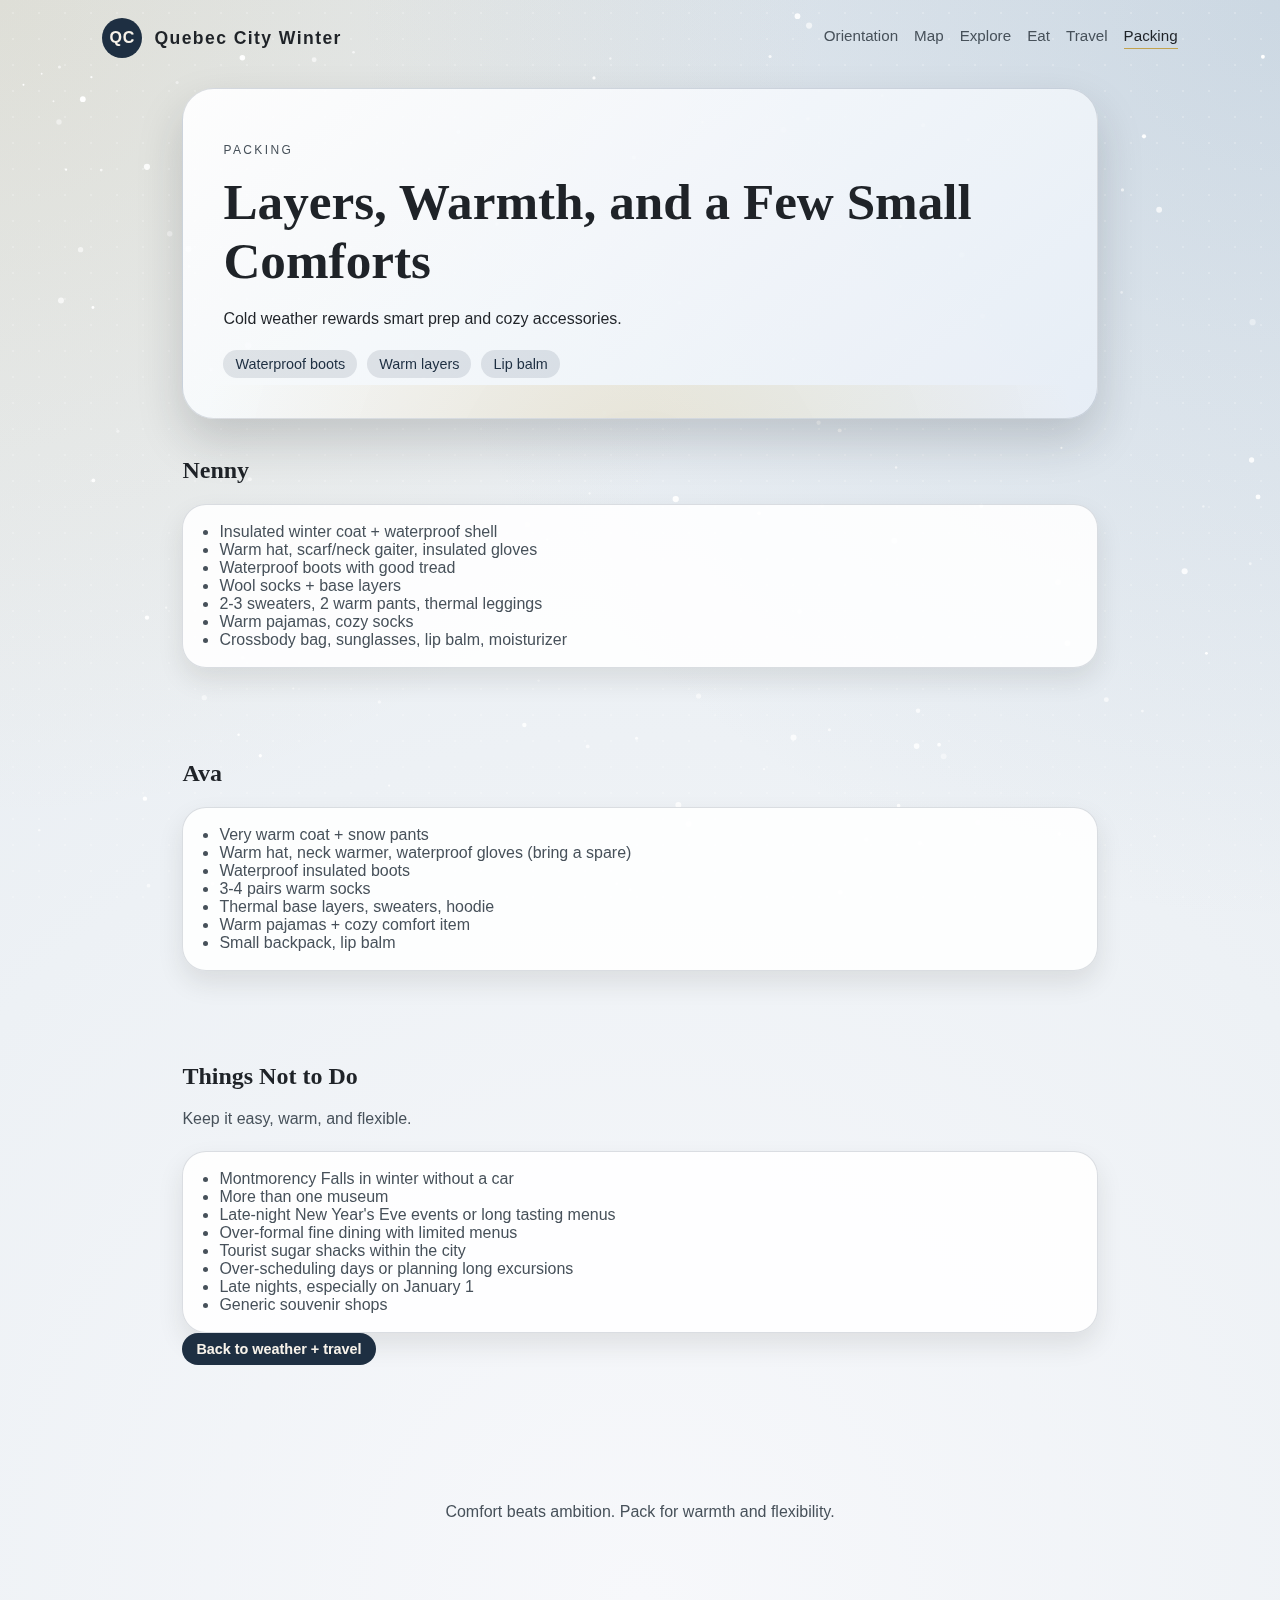
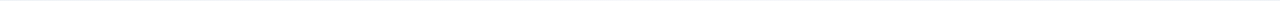
<file: quebec/packing.html>
<!doctype html>
<html lang="en">
<head>
  <meta charset="utf-8">
  <meta name="viewport" content="width=device-width, initial-scale=1">
  <title>Packing + What Not to Do</title>
  <link rel="stylesheet" href="styles.css">
  <script src="shared.js" defer></script>
  <script src="snow.js" defer></script>
</head>
<body>
  <canvas id="snow-canvas" aria-hidden="true"></canvas>
  <div id="offline-banner" class="offline-banner" role="status" aria-live="polite" hidden>
    You are offline. The itinerary still works, but external links need internet.
  </div>

  <header class="site-header">
    <div class="nav-shell">
      <a class="brand" href="index.html">
        <span class="brand-mark">QC</span>
        <span class="brand-title">Quebec City Winter</span>
      </a>
      <button class="menu-toggle" type="button" aria-expanded="false" aria-controls="site-nav">Menu</button>
      <nav id="site-nav" class="site-nav">
        <a href="orientation.html">Orientation</a>
        <a href="map.html">Map</a>
        <a href="explore.html">Explore</a>
        <a href="eat.html">Eat</a>
        <a href="travel.html">Travel</a>
        <a href="packing.html">Packing</a>
      </nav>
    </div>
  </header>

  <section class="hero">
    <div class="hero-card">
      <p class="eyebrow">Packing</p>
      <h1>Layers, Warmth, and a Few Small Comforts</h1>
      <p>Cold weather rewards smart prep and cozy accessories.</p>
      <div class="hero-meta">
        <div class="pill">Waterproof boots</div>
        <div class="pill">Warm layers</div>
        <div class="pill">Lip balm</div>
      </div>
    </div>
  </section>

  <main>
    <section class="section">
      <div class="section-header">
        <h2>Nenny</h2>
      </div>
      <div class="panel">
        <ul>
          <li>Insulated winter coat + waterproof shell</li>
          <li>Warm hat, scarf/neck gaiter, insulated gloves</li>
          <li>Waterproof boots with good tread</li>
          <li>Wool socks + base layers</li>
          <li>2-3 sweaters, 2 warm pants, thermal leggings</li>
          <li>Warm pajamas, cozy socks</li>
          <li>Crossbody bag, sunglasses, lip balm, moisturizer</li>
        </ul>
      </div>
    </section>

    <section class="section">
      <div class="section-header">
        <h2>Ava</h2>
      </div>
      <div class="panel">
        <ul>
          <li>Very warm coat + snow pants</li>
          <li>Warm hat, neck warmer, waterproof gloves (bring a spare)</li>
          <li>Waterproof insulated boots</li>
          <li>3-4 pairs warm socks</li>
          <li>Thermal base layers, sweaters, hoodie</li>
          <li>Warm pajamas + cozy comfort item</li>
          <li>Small backpack, lip balm</li>
        </ul>
      </div>
    </section>

    <section class="section">
      <div class="section-header">
        <h2>Things Not to Do</h2>
        <p>Keep it easy, warm, and flexible.</p>
      </div>
      <div class="panel">
        <ul>
          <li>Montmorency Falls in winter without a car</li>
          <li>More than one museum</li>
          <li>Late-night New Year's Eve events or long tasting menus</li>
          <li>Over-formal fine dining with limited menus</li>
          <li>Tourist sugar shacks within the city</li>
          <li>Over-scheduling days or planning long excursions</li>
          <li>Late nights, especially on January 1</li>
          <li>Generic souvenir shops</li>
        </ul>
      </div>
      <div class="cta-row">
        <a href="travel.html#weather">Back to weather + travel</a>
      </div>
    </section>
  </main>

  <footer class="footer">
    <p>Comfort beats ambition. Pack for warmth and flexibility.</p>
  </footer>

  <div id="toast" class="toast" role="status" aria-live="polite" hidden>
    You are offline. Connect to open external links.
  </div>
</body>
</html>
</file>
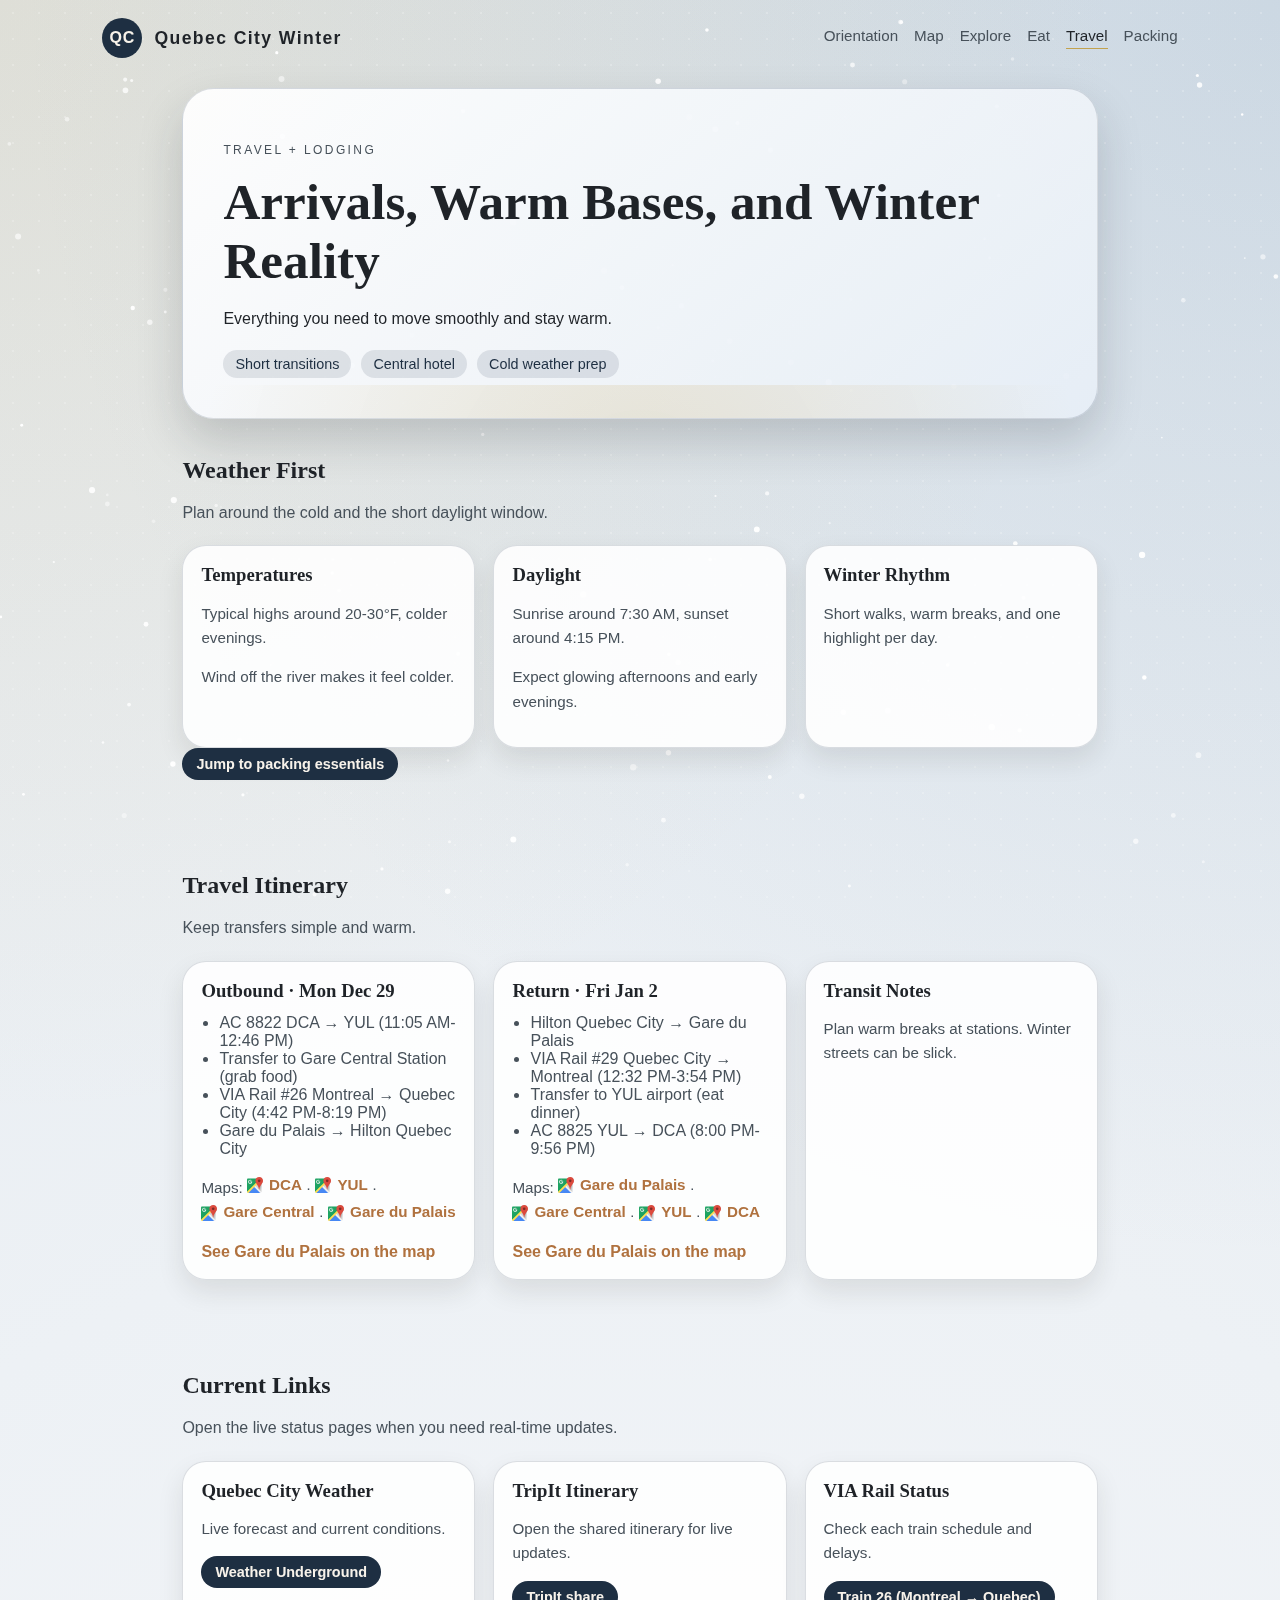
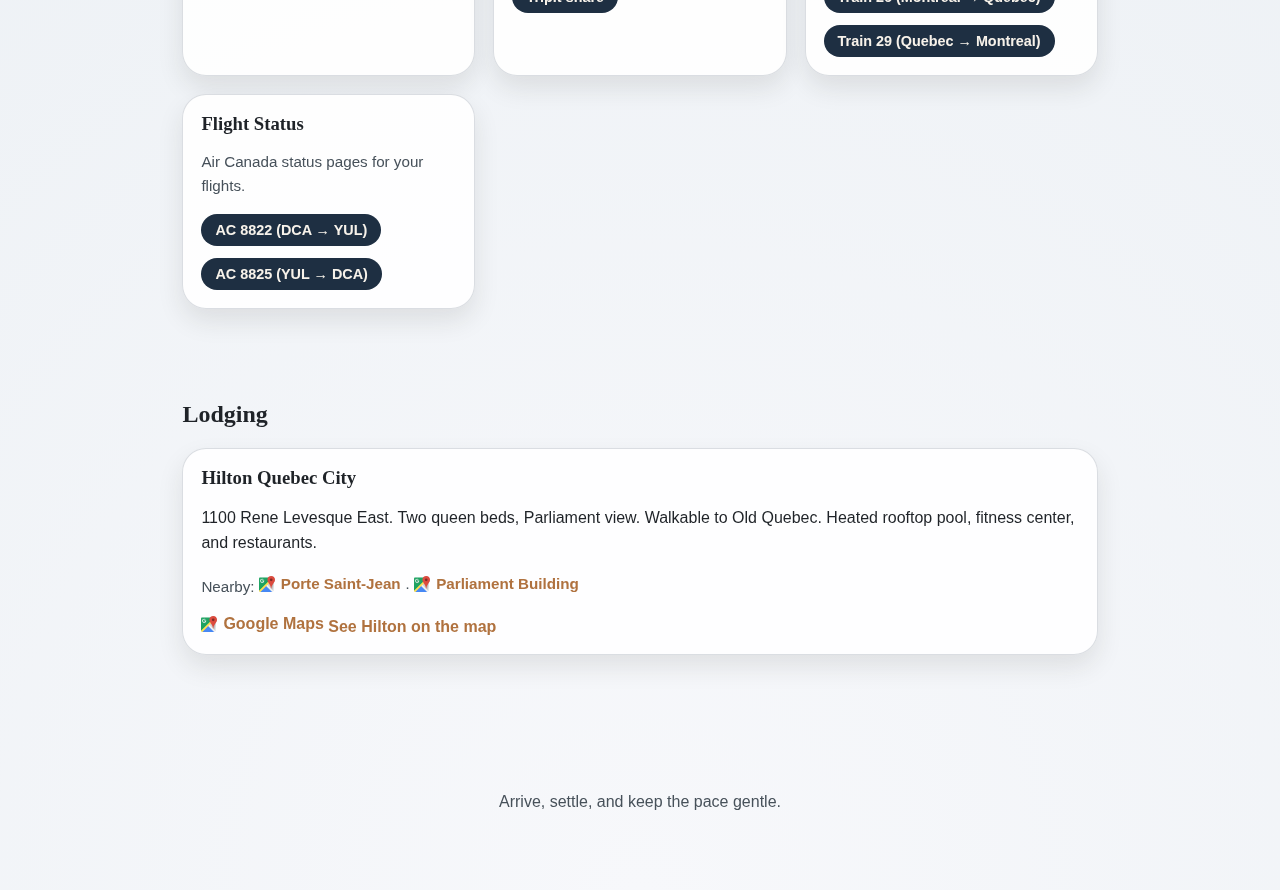
<file: quebec/travel.html>
<!doctype html>
<html lang="en">
<head>
  <meta charset="utf-8">
  <meta name="viewport" content="width=device-width, initial-scale=1">
  <title>Travel + Lodging</title>
  <link rel="stylesheet" href="styles.css">
  <script src="shared.js" defer></script>
  <script src="snow.js" defer></script>
</head>
<body>
  <canvas id="snow-canvas" aria-hidden="true"></canvas>
  <div id="offline-banner" class="offline-banner" role="status" aria-live="polite" hidden>
    You are offline. The itinerary still works, but external links need internet.
  </div>

  <header class="site-header">
    <div class="nav-shell">
      <a class="brand" href="index.html">
        <span class="brand-mark">QC</span>
        <span class="brand-title">Quebec City Winter</span>
      </a>
      <button class="menu-toggle" type="button" aria-expanded="false" aria-controls="site-nav">Menu</button>
      <nav id="site-nav" class="site-nav">
        <a href="orientation.html">Orientation</a>
        <a href="map.html">Map</a>
        <a href="explore.html">Explore</a>
        <a href="eat.html">Eat</a>
        <a href="travel.html">Travel</a>
        <a href="packing.html">Packing</a>
      </nav>
    </div>
  </header>

  <section class="hero">
    <div class="hero-card">
      <p class="eyebrow">Travel + Lodging</p>
      <h1>Arrivals, Warm Bases, and Winter Reality</h1>
      <p>Everything you need to move smoothly and stay warm.</p>
      <div class="hero-meta">
        <div class="pill">Short transitions</div>
        <div class="pill">Central hotel</div>
        <div class="pill">Cold weather prep</div>
      </div>
    </div>
  </section>

  <main>
    <section class="section" id="weather">
      <div class="section-header">
        <h2>Weather First</h2>
        <p>Plan around the cold and the short daylight window.</p>
      </div>
      <div class="panel-grid">
        <article class="panel">
          <h3>Temperatures</h3>
          <p class="muted">Typical highs around 20-30°F, colder evenings.</p>
          <p class="muted">Wind off the river makes it feel colder.</p>
        </article>
        <article class="panel">
          <h3>Daylight</h3>
          <p class="muted">Sunrise around 7:30 AM, sunset around 4:15 PM.</p>
          <p class="muted">Expect glowing afternoons and early evenings.</p>
        </article>
        <article class="panel">
          <h3>Winter Rhythm</h3>
          <p class="muted">Short walks, warm breaks, and one highlight per day.</p>
        </article>
      </div>
      <div class="cta-row">
        <a href="packing.html">Jump to packing essentials</a>
      </div>
    </section>

    <section class="section" id="travel-itinerary">
      <div class="section-header">
        <h2>Travel Itinerary</h2>
        <p>Keep transfers simple and warm.</p>
      </div>
      <div class="panel-grid">
        <article class="panel">
          <h3>Outbound · Mon Dec 29</h3>
          <ul>
            <li>AC 8822 DCA → YUL (11:05 AM-12:46 PM)</li>
            <li>Transfer to Gare Central Station (grab food)</li>
            <li>VIA Rail #26 Montreal → Quebec City (4:42 PM-8:19 PM)</li>
            <li>Gare du Palais → Hilton Quebec City</li>
          </ul>
          <p class="muted">Maps: 
            <a data-external="true" data-maps="true" href="https://www.google.com/maps/search/?api=1&query=Ronald+Reagan+Washington+National+Airport" target="_blank" rel="noopener">DCA</a> ·
            <a data-external="true" data-maps="true" href="https://www.google.com/maps/search/?api=1&query=Montreal+Trudeau+International+Airport" target="_blank" rel="noopener">YUL</a> ·
            <a data-external="true" data-maps="true" href="https://www.google.com/maps/search/?api=1&query=Gare+Central+Montreal" target="_blank" rel="noopener">Gare Central</a> ·
            <a data-external="true" data-maps="true" href="https://www.google.com/maps/search/?api=1&query=Gare+du+Palais+Quebec+City+QC" target="_blank" rel="noopener">Gare du Palais</a>
          </p>
          <a href="map.html?focus=gare-palais">See Gare du Palais on the map</a>
        </article>
        <article class="panel">
          <h3>Return · Fri Jan 2</h3>
          <ul>
            <li>Hilton Quebec City → Gare du Palais</li>
            <li>VIA Rail #29 Quebec City → Montreal (12:32 PM-3:54 PM)</li>
            <li>Transfer to YUL airport (eat dinner)</li>
            <li>AC 8825 YUL → DCA (8:00 PM-9:56 PM)</li>
          </ul>
          <p class="muted">Maps: 
            <a data-external="true" data-maps="true" href="https://www.google.com/maps/search/?api=1&query=Gare+du+Palais+Quebec+City+QC" target="_blank" rel="noopener">Gare du Palais</a> ·
            <a data-external="true" data-maps="true" href="https://www.google.com/maps/search/?api=1&query=Gare+Central+Montreal" target="_blank" rel="noopener">Gare Central</a> ·
            <a data-external="true" data-maps="true" href="https://www.google.com/maps/search/?api=1&query=Montreal+Trudeau+International+Airport" target="_blank" rel="noopener">YUL</a> ·
            <a data-external="true" data-maps="true" href="https://www.google.com/maps/search/?api=1&query=Ronald+Reagan+Washington+National+Airport" target="_blank" rel="noopener">DCA</a>
          </p>
          <a href="map.html?focus=gare-palais">See Gare du Palais on the map</a>
        </article>
        <article class="panel">
          <h3>Transit Notes</h3>
          <p class="muted">Plan warm breaks at stations. Winter streets can be slick.</p>
        </article>
      </div>
    </section>

    <section class="section" id="current-links">
      <div class="section-header">
        <h2>Current Links</h2>
        <p>Open the live status pages when you need real-time updates.</p>
      </div>
      <div class="panel-grid">
        <article class="panel">
          <h3>Quebec City Weather</h3>
          <p class="muted">Live forecast and current conditions.</p>
          <div class="cta-row">
            <a data-external="true" href="https://www.wunderground.com/forecast/ca/quebec-city" target="_blank" rel="noopener">Weather Underground</a>
          </div>
        </article>
        <article class="panel">
          <h3>TripIt Itinerary</h3>
          <p class="muted">Open the shared itinerary for live updates.</p>
          <div class="cta-row">
            <a data-external="true" href="https://www.tripit.com/p/7C2444FBD80D4A7AF24C97E902E43726" target="_blank" rel="noopener">TripIt share</a>
          </div>
        </article>
        <article class="panel">
          <h3>VIA Rail Status</h3>
          <p class="muted">Check each train schedule and delays.</p>
          <div class="cta-row">
            <a data-external="true" href="https://www.viarail.ca/en/plan/train-schedules?tsiTn=26&tsiDate=2025-12-29" target="_blank" rel="noopener">Train 26 (Montreal → Quebec)</a>
            <a data-external="true" href="https://www.viarail.ca/en/plan/train-schedules?tsiTn=29&tsiDate=2026-01-02" target="_blank" rel="noopener">Train 29 (Quebec → Montreal)</a>
          </div>
        </article>
        <article class="panel">
          <h3>Flight Status</h3>
          <p class="muted">Air Canada status pages for your flights.</p>
          <div class="cta-row">
            <a data-external="true" href="https://www.aircanada.com/flifo/flight-details?f=8822&t=20251229&o=DCA&c=AC&l=en" target="_blank" rel="noopener">AC 8822 (DCA → YUL)</a>
            <a data-external="true" href="https://www.aircanada.com/flifo/flight-details?f=8825&t=20260102&o=YUL&c=AC&l=en" target="_blank" rel="noopener">AC 8825 (YUL → DCA)</a>
          </div>
        </article>
      </div>
    </section>

    <section class="section" id="lodging">
      <div class="section-header">
        <h2>Lodging</h2>
      </div>
      <div class="panel-grid">
        <article class="panel">
          <h3>Hilton Quebec City</h3>
          <p>
            1100 Rene Levesque East. Two queen beds, Parliament view. Walkable to Old Quebec.
            Heated rooftop pool, fitness center, and restaurants.
          </p>
          <p class="muted">Nearby: 
            <a data-external="true" data-maps="true" href="https://www.google.com/maps/search/?api=1&query=Porte+Saint-Jean+Quebec+City+QC" target="_blank" rel="noopener">Porte Saint-Jean</a> ·
            <a data-external="true" data-maps="true" href="https://www.google.com/maps/search/?api=1&query=Parliament+Building+Quebec+City+QC" target="_blank" rel="noopener">Parliament Building</a>
          </p>
          <a data-external="true" data-maps="true" href="https://www.google.com/maps/search/?api=1&query=Hilton+Quebec+City" target="_blank" rel="noopener">Google Maps</a>
          <a href="map.html?focus=hilton">See Hilton on the map</a>
        </article>
      </div>
    </section>
  </main>

  <footer class="footer">
    <p>Arrive, settle, and keep the pace gentle.</p>
  </footer>

  <div id="toast" class="toast" role="status" aria-live="polite" hidden>
    You are offline. Connect to open external links.
  </div>
</body>
</html>
</file>
<file: quebec/styles.css>
:root {
  --ink: #1f2328;
  --ink-soft: #47515a;
  --snow: #f7fbff;
  --ice: #c5d7e6;
  --river: #6f93b1;
  --midnight: #1e2f42;
  --pine: #243a4a;
  --steel: #9aa9ba;
  --gold: #c2a24e;
  --copper: #b0723f;
  --cocoa: #6c3f26;
  --ember: #d8b36a;
  --card: rgba(255, 255, 255, 0.88);
  --border: rgba(58, 74, 92, 0.18);
  --shadow: 0 22px 46px rgba(27, 32, 40, 0.18);
  --radius: 24px;
  --radius-sm: 16px;
  --max-width: 1120px;
}

* {
  box-sizing: border-box;
}

html {
  scroll-behavior: smooth;
}

body {
  margin: 0;
  font-family: "Optima", "Avenir Next", "Trebuchet MS", sans-serif;
  color: var(--ink);
  background:
    radial-gradient(circle at top left, rgba(194, 162, 78, 0.15), transparent 40%),
    radial-gradient(circle at top right, rgba(111, 147, 177, 0.2), transparent 45%),
    radial-gradient(circle at bottom, #f7f8fb 0%, #edf1f5 50%, #e3e9ef 100%);
  min-height: 100vh;
}

body::before {
  content: "";
  position: fixed;
  inset: 0;
  background-image: radial-gradient(rgba(255, 255, 255, 0.55) 1px, transparent 1px);
  background-size: 26px 26px;
  opacity: 0.4;
  pointer-events: none;
  z-index: -2;
}

h1,
h2,
h3,
h4 {
  font-family: "Baskerville", "Goudy Old Style", "Palatino Linotype", "Garamond", serif;
  font-weight: 600;
  margin: 0 0 12px;
}

p {
  line-height: 1.6;
}

a {
  color: var(--copper);
  text-decoration: none;
  font-weight: 600;
}

a:hover {
  color: #8f4f27;
}

.maps-link {
  display: inline-flex;
  align-items: center;
  gap: 6px;
}

.maps-icon {
  width: 16px;
  height: 16px;
  display: inline-flex;
}

.maps-icon svg {
  width: 16px;
  height: 16px;
  display: block;
}

main {
  display: flex;
  flex-direction: column;
  gap: 36px;
  padding-bottom: 60px;
}

.section {
  padding: 28px 8vw;
  max-width: var(--max-width);
  margin: 0 auto;
  width: 100%;
}

.section-header {
  margin-bottom: 20px;
}

.section-header p {
  color: var(--ink-soft);
  max-width: 760px;
}

.muted {
  color: var(--ink-soft);
  font-size: 0.95rem;
}

.eyebrow {
  text-transform: uppercase;
  letter-spacing: 0.2em;
  font-size: 0.75rem;
  color: var(--ink-soft);
}

.offline-banner {
  background: #f3e2d4;
  color: #6b3f25;
  text-align: center;
  padding: 10px 16px;
  font-size: 0.95rem;
  border-bottom: 1px solid rgba(107, 63, 37, 0.2);
}

.toast {
  position: fixed;
  left: 50%;
  bottom: 26px;
  transform: translateX(-50%);
  background: rgba(43, 67, 56, 0.96);
  color: #f7f2ea;
  padding: 10px 18px;
  border-radius: 999px;
  box-shadow: var(--shadow);
  z-index: 30;
}

#snow-canvas {
  position: fixed;
  inset: 0;
  pointer-events: none;
  z-index: -1;
}

.site-header {
  padding: 18px 8vw 0;
  position: relative;
  z-index: 10;
}

.nav-shell {
  display: flex;
  align-items: center;
  justify-content: space-between;
  gap: 16px;
}

.brand {
  display: flex;
  align-items: center;
  gap: 12px;
  color: var(--ink);
  text-decoration: none;
}

.brand-mark {
  width: 40px;
  height: 40px;
  border-radius: 50%;
  display: grid;
  place-items: center;
  background: var(--midnight);
  color: #f7f2ea;
  font-weight: 700;
  letter-spacing: 1px;
}

.brand-title {
  font-size: 1.1rem;
  letter-spacing: 0.08em;
}

.menu-toggle {
  background: transparent;
  border: 1px solid var(--border);
  border-radius: 999px;
  padding: 6px 12px;
  font-size: 0.9rem;
  cursor: pointer;
  color: var(--ink-soft);
  display: none;
}

.site-nav {
  display: flex;
  flex-wrap: wrap;
  gap: 16px;
  font-size: 0.95rem;
  justify-content: flex-end;
}

.site-nav a {
  color: var(--ink-soft);
  border-bottom: 1px solid transparent;
  padding-bottom: 4px;
  font-weight: 500;
}

.site-nav a:hover,
.site-nav a.is-active {
  color: var(--ink);
  border-bottom-color: var(--gold);
}

.hero {
  padding: 30px 8vw 10px;
  max-width: var(--max-width);
  margin: 0 auto;
  position: relative;
}

.hero-card {
  background: linear-gradient(140deg, rgba(255, 255, 255, 0.92), rgba(231, 238, 246, 0.92));
  border-radius: 32px;
  padding: 40px 40px;
  border: 1px solid var(--border);
  box-shadow: var(--shadow);
  position: relative;
  overflow: hidden;
}

.hero-card::after {
  content: "";
  position: absolute;
  inset: auto -30% -60% -30%;
  height: 70%;
  background: radial-gradient(circle, rgba(194, 162, 78, 0.22) 0%, transparent 60%);
}

.hero h1 {
  font-size: clamp(2.4rem, 4vw, 3.8rem);
}

.hero-meta {
  display: flex;
  flex-wrap: wrap;
  gap: 10px;
  margin-top: 18px;
}

.pill {
  background: rgba(39, 60, 82, 0.12);
  color: var(--midnight);
  padding: 6px 12px;
  border-radius: 999px;
  font-size: 0.9rem;
}

.top-tasks {
  display: grid;
  grid-template-columns: repeat(auto-fit, minmax(220px, 1fr));
  gap: 16px;
  margin-top: 22px;
}

.task-card {
  background: var(--card);
  border: 1px solid var(--border);
  border-radius: var(--radius);
  padding: 18px;
  display: flex;
  flex-direction: column;
  gap: 12px;
  box-shadow: 0 16px 32px rgba(40, 37, 33, 0.1);
}

.task-card a {
  font-size: 1.05rem;
}

.panel-grid {
  display: grid;
  grid-template-columns: repeat(auto-fit, minmax(240px, 1fr));
  gap: 18px;
}

.panel {
  background: var(--card);
  border: 1px solid var(--border);
  border-radius: var(--radius);
  padding: 18px;
  box-shadow: 0 12px 26px rgba(40, 37, 33, 0.1);
}

.panel ul {
  margin: 0;
  padding-left: 18px;
  color: var(--ink-soft);
}

.illustration {
  background: rgba(255, 255, 255, 0.9);
  border-radius: var(--radius);
  border: 1px solid var(--border);
  box-shadow: var(--shadow);
  padding: 18px;
}

.illustration svg {
  width: 100%;
  height: auto;
  display: block;
}

.cta-row {
  display: flex;
  flex-wrap: wrap;
  gap: 12px;
}

.cta-row a,
.button {
  background: var(--midnight);
  color: #f7f2ea;
  padding: 8px 14px;
  border-radius: 999px;
  border: none;
  cursor: pointer;
  font-size: 0.9rem;
  display: inline-flex;
  align-items: center;
  gap: 6px;
}

.button.secondary {
  background: transparent;
  color: var(--midnight);
  border: 1px solid rgba(30, 47, 66, 0.4);
}

.filters {
  display: flex;
  flex-wrap: wrap;
  gap: 8px;
  margin-bottom: 14px;
}

.chip {
  border: 1px solid var(--border);
  border-radius: 999px;
  background: #fff;
  padding: 6px 12px;
  cursor: pointer;
  font-size: 0.85rem;
}

.chip.is-active {
  background: var(--midnight);
  color: #f7f2ea;
  border-color: transparent;
}

.explore-grid {
  display: grid;
  grid-template-columns: repeat(auto-fit, minmax(240px, 1fr));
  gap: 16px;
}

.explore-card {
  background: var(--card);
  border: 1px solid var(--border);
  border-radius: var(--radius);
  padding: 16px;
  display: flex;
  flex-direction: column;
  gap: 8px;
  box-shadow: 0 12px 28px rgba(40, 37, 33, 0.08);
}

.explore-card.is-focus,
.panel.is-focus {
  border-color: rgba(176, 107, 62, 0.65);
  box-shadow: 0 16px 32px rgba(176, 107, 62, 0.18);
}

.card-header {
  display: flex;
  align-items: flex-start;
  justify-content: space-between;
  gap: 12px;
}

.card-type {
  font-size: 0.78rem;
  text-transform: uppercase;
  letter-spacing: 0.1em;
  color: var(--ink-soft);
}

.card-tags {
  display: flex;
  flex-wrap: wrap;
  gap: 6px;
}

.tag {
  font-size: 0.7rem;
  padding: 4px 8px;
  border-radius: 999px;
  background: rgba(122, 168, 188, 0.15);
  color: #3a5966;
}

.card-actions {
  display: flex;
  gap: 8px;
  flex-wrap: wrap;
}

.card-details {
  display: none;
  color: var(--ink-soft);
  font-size: 0.95rem;
}

.explore-card.is-open .card-details {
  display: block;
}

.shortlist {
  margin-top: 24px;
  padding: 18px;
  border-radius: var(--radius);
  background: rgba(247, 241, 231, 0.95);
  border: 1px dashed rgba(123, 75, 47, 0.35);
}

.shortlist-grid {
  display: grid;
  grid-template-columns: repeat(auto-fit, minmax(220px, 1fr));
  gap: 12px;
}

.shortlist-card {
  background: #fff;
  border: 1px solid var(--border);
  border-radius: var(--radius-sm);
  padding: 12px;
  box-shadow: 0 10px 22px rgba(40, 37, 33, 0.08);
}

.map-stage {
  display: grid;
  grid-template-columns: minmax(0, 3fr) minmax(0, 1fr);
  gap: 18px;
}

.map-viewport {
  position: relative;
  height: 70vh;
  min-height: 420px;
  border-radius: var(--radius);
  border: 1px solid var(--border);
  box-shadow: var(--shadow);
  overflow: hidden;
  background: #fdfbf8;
  touch-action: none;
}

.map-layer {
  position: absolute;
  inset: 0;
  width: 1600px;
  height: 1000px;
  transform-origin: 0 0;
}

.pin-layer {
  position: absolute;
  inset: 0;
}

.map-controls {
  display: flex;
  flex-wrap: wrap;
  gap: 8px;
  margin-bottom: 10px;
}

.map-controls .button {
  padding: 6px 10px;
}

.pin,
.cluster {
  position: absolute;
  left: 0;
  top: 0;
  border: none;
  cursor: pointer;
  transform: translate(-50%, -100%) scale(var(--pin-scale, 1));
  transform-origin: center;
}

.pin {
  background: rgba(30, 47, 66, 0.92);
  color: #f7f2ea;
  padding: 6px 10px;
  border-radius: 999px;
  font-size: 0.72rem;
  display: flex;
  align-items: center;
  gap: 6px;
  box-shadow: 0 10px 22px rgba(40, 37, 33, 0.18);
}

.pin::before {
  content: "";
  width: 10px;
  height: 10px;
  border-radius: 50%;
  background: #f7f2ea;
}

.pin.is-active {
  background: rgba(194, 162, 78, 0.92);
}

.cluster {
  background: #1a2230;
  color: #fff;
  width: 44px;
  height: 44px;
  border-radius: 50%;
  display: grid;
  place-items: center;
  font-weight: 700;
  box-shadow: 0 12px 24px rgba(30, 28, 25, 0.3);
}

.map-panel {
  background: var(--card);
  border: 1px solid var(--border);
  border-radius: var(--radius);
  padding: 16px;
  box-shadow: 0 12px 28px rgba(40, 37, 33, 0.1);
  display: flex;
  flex-direction: column;
  gap: 12px;
}

.map-panel h3 {
  margin-bottom: 0;
}

.map-panel .card-tags {
  margin-top: 6px;
}

.map-panel-list {
  list-style: none;
  padding: 0;
  margin: 0;
  display: grid;
  gap: 8px;
}

.map-panel-list button {
  width: 100%;
  text-align: left;
  border: 1px solid var(--border);
  padding: 6px 8px;
  border-radius: 10px;
  background: #fff;
  cursor: pointer;
}

.map-panel-links a {
  display: inline-flex;
  margin-right: 8px;
}

.map-panel-links {
  display: flex;
  flex-wrap: wrap;
  gap: 8px;
}

.timeline {
  display: grid;
  gap: 12px;
}

.timeline-buttons {
  display: flex;
  flex-wrap: nowrap;
  gap: 8px;
  overflow-x: auto;
  padding-bottom: 6px;
  -webkit-overflow-scrolling: touch;
}

.timeline-buttons button {
  border: 1px solid var(--border);
  border-radius: 999px;
  background: #fff;
  padding: 6px 12px;
  cursor: pointer;
  white-space: nowrap;
}

.timeline-buttons button.is-active {
  background: var(--midnight);
  color: #f7f2ea;
  border-color: transparent;
}

.timeline-panel {
  background: var(--card);
  border-radius: var(--radius);
  border: 1px solid var(--border);
  padding: 18px;
  box-shadow: 0 10px 24px rgba(40, 37, 33, 0.08);
}

.timeline-panel-inner {
  display: grid;
  grid-template-columns: minmax(0, 2fr) minmax(0, 1fr);
  gap: 18px;
  align-items: center;
}

.timeline-split {
  display: grid;
  grid-template-columns: repeat(auto-fit, minmax(180px, 1fr));
  gap: 12px;
  margin-top: 12px;
}

.timeline-split h4 {
  margin-bottom: 6px;
  font-size: 0.95rem;
  text-transform: uppercase;
  letter-spacing: 0.08em;
  color: var(--ink-soft);
}

.timeline-art {
  background: linear-gradient(150deg, rgba(255, 255, 255, 0.9), rgba(226, 235, 244, 0.9));
  border-radius: 18px;
  border: 1px solid var(--border);
  padding: 12px;
}

.timeline-art svg {
  width: 100%;
  height: auto;
  display: block;
}

.timeline-panel ul {
  margin: 0;
  padding-left: 18px;
  color: var(--ink-soft);
}

.trivia {
  display: grid;
  gap: 12px;
}

.trivia-card {
  background: var(--card);
  border-radius: var(--radius);
  border: 1px solid var(--border);
  padding: 18px;
  min-height: 120px;
  box-shadow: 0 10px 24px rgba(40, 37, 33, 0.08);
}

.quiz {
  display: grid;
  gap: 16px;
}

.quiz-card {
  background: var(--card);
  border-radius: var(--radius);
  border: 1px solid var(--border);
  padding: 18px;
  box-shadow: 0 10px 24px rgba(40, 37, 33, 0.08);
}

.quiz-card.is-correct {
  border-color: rgba(43, 67, 56, 0.6);
  box-shadow: 0 10px 24px rgba(43, 67, 56, 0.18);
}

.quiz-card.is-wrong {
  border-color: rgba(160, 74, 45, 0.6);
  box-shadow: 0 10px 24px rgba(160, 74, 45, 0.18);
}

.quiz-result {
  font-weight: 600;
  color: var(--midnight);
}

.figure-grid {
  display: grid;
  grid-template-columns: repeat(auto-fit, minmax(220px, 1fr));
  gap: 16px;
}

.figure-card {
  background: var(--card);
  border: 1px solid var(--border);
  border-radius: var(--radius);
  padding: 16px;
  box-shadow: 0 10px 24px rgba(40, 37, 33, 0.08);
}

.figure-card svg {
  width: 100%;
  height: 190px;
  display: block;
  margin-bottom: 10px;
}

.footer {
  text-align: center;
  padding: 30px 16px 60px;
  color: var(--ink-soft);
}

body.is-offline a[data-external]::after {
  content: " · offline";
  font-size: 0.75rem;
  color: var(--cocoa);
}

@media (max-width: 960px) {
  .map-stage {
    grid-template-columns: 1fr;
  }

  .menu-toggle {
    display: inline-flex;
  }

  .site-nav {
    display: none;
    width: 100%;
    flex-direction: column;
    background: rgba(255, 255, 255, 0.96);
    border: 1px solid var(--border);
    border-radius: var(--radius);
    padding: 12px 16px;
    box-shadow: var(--shadow);
  }

  body.nav-open .site-nav {
    display: flex;
  }
}

@media (max-width: 700px) {
  .hero-card {
    padding: 28px 24px;
  }

  .section {
    padding: 24px 6vw;
  }

  .map-viewport {
    height: 60vh;
  }

  .timeline-panel-inner {
    grid-template-columns: 1fr;
  }
}

@media (prefers-reduced-motion: reduce) {
  html {
    scroll-behavior: auto;
  }
}
</file>
